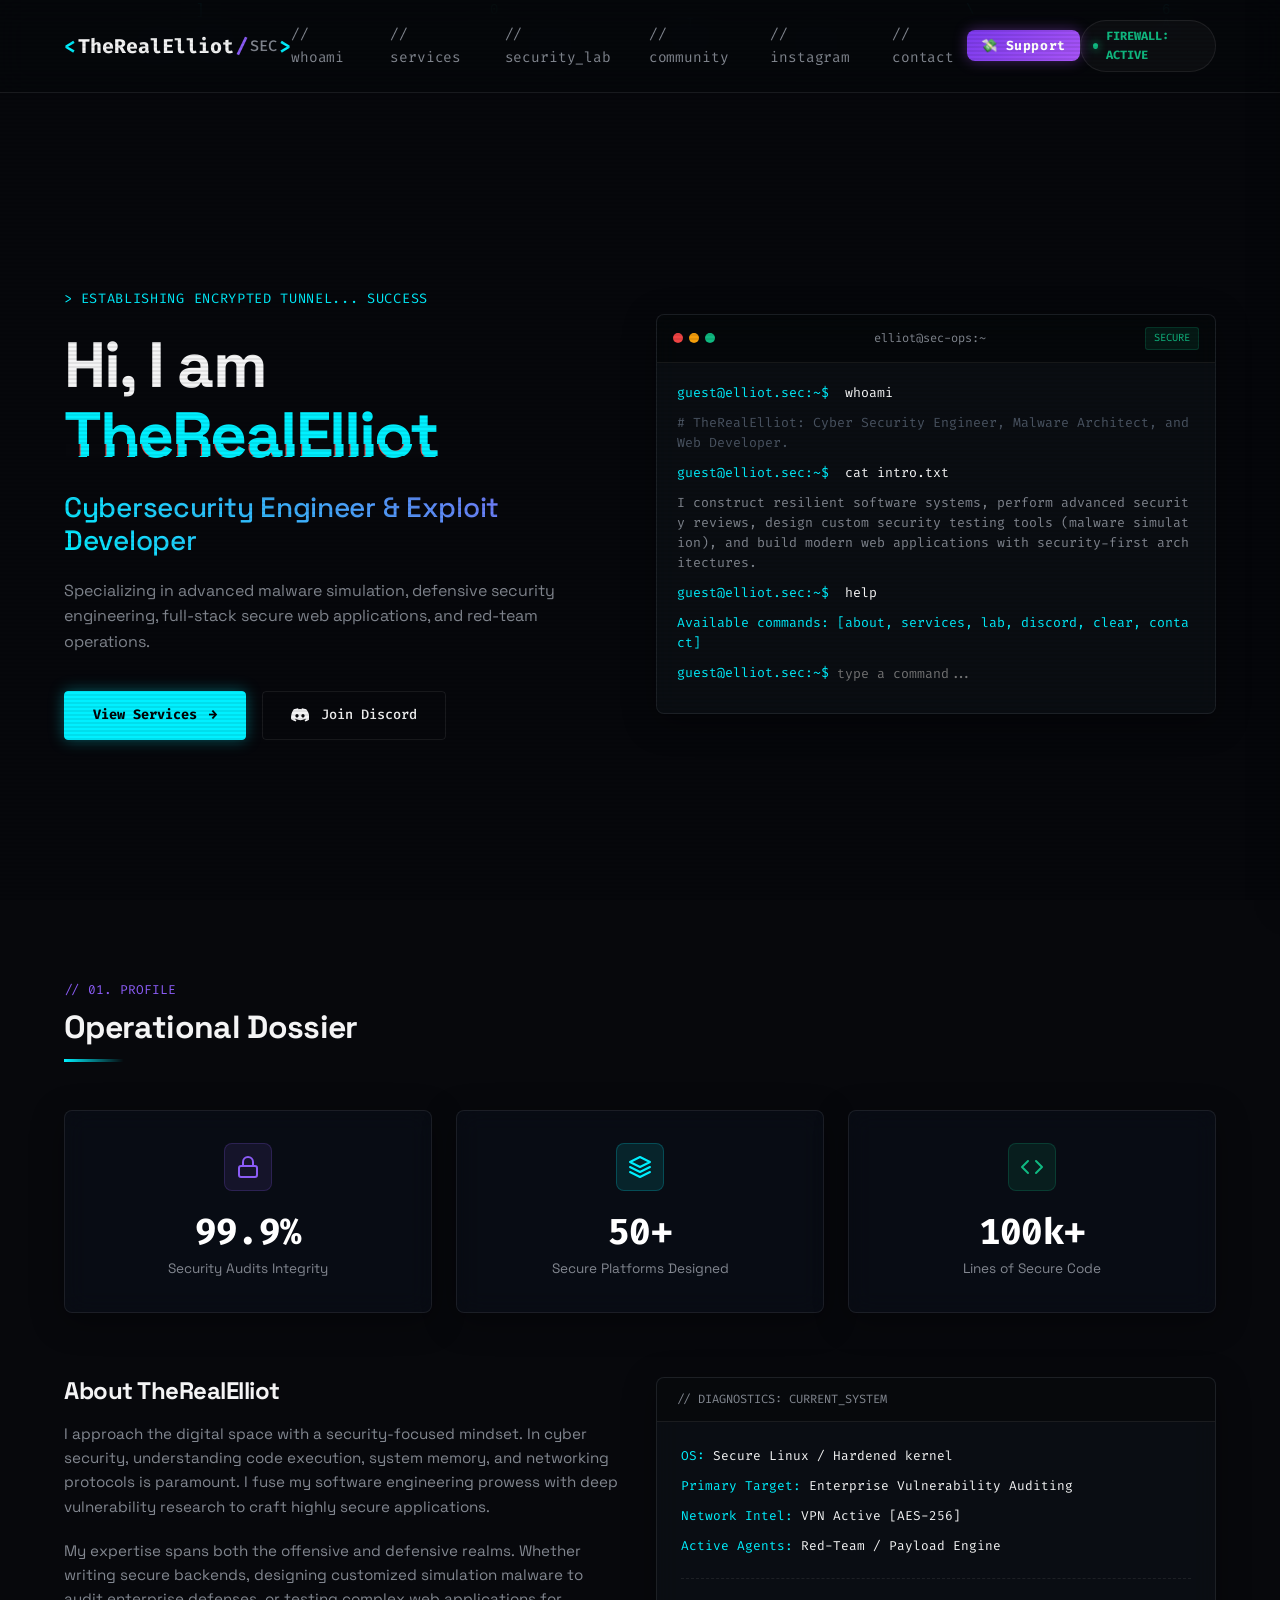
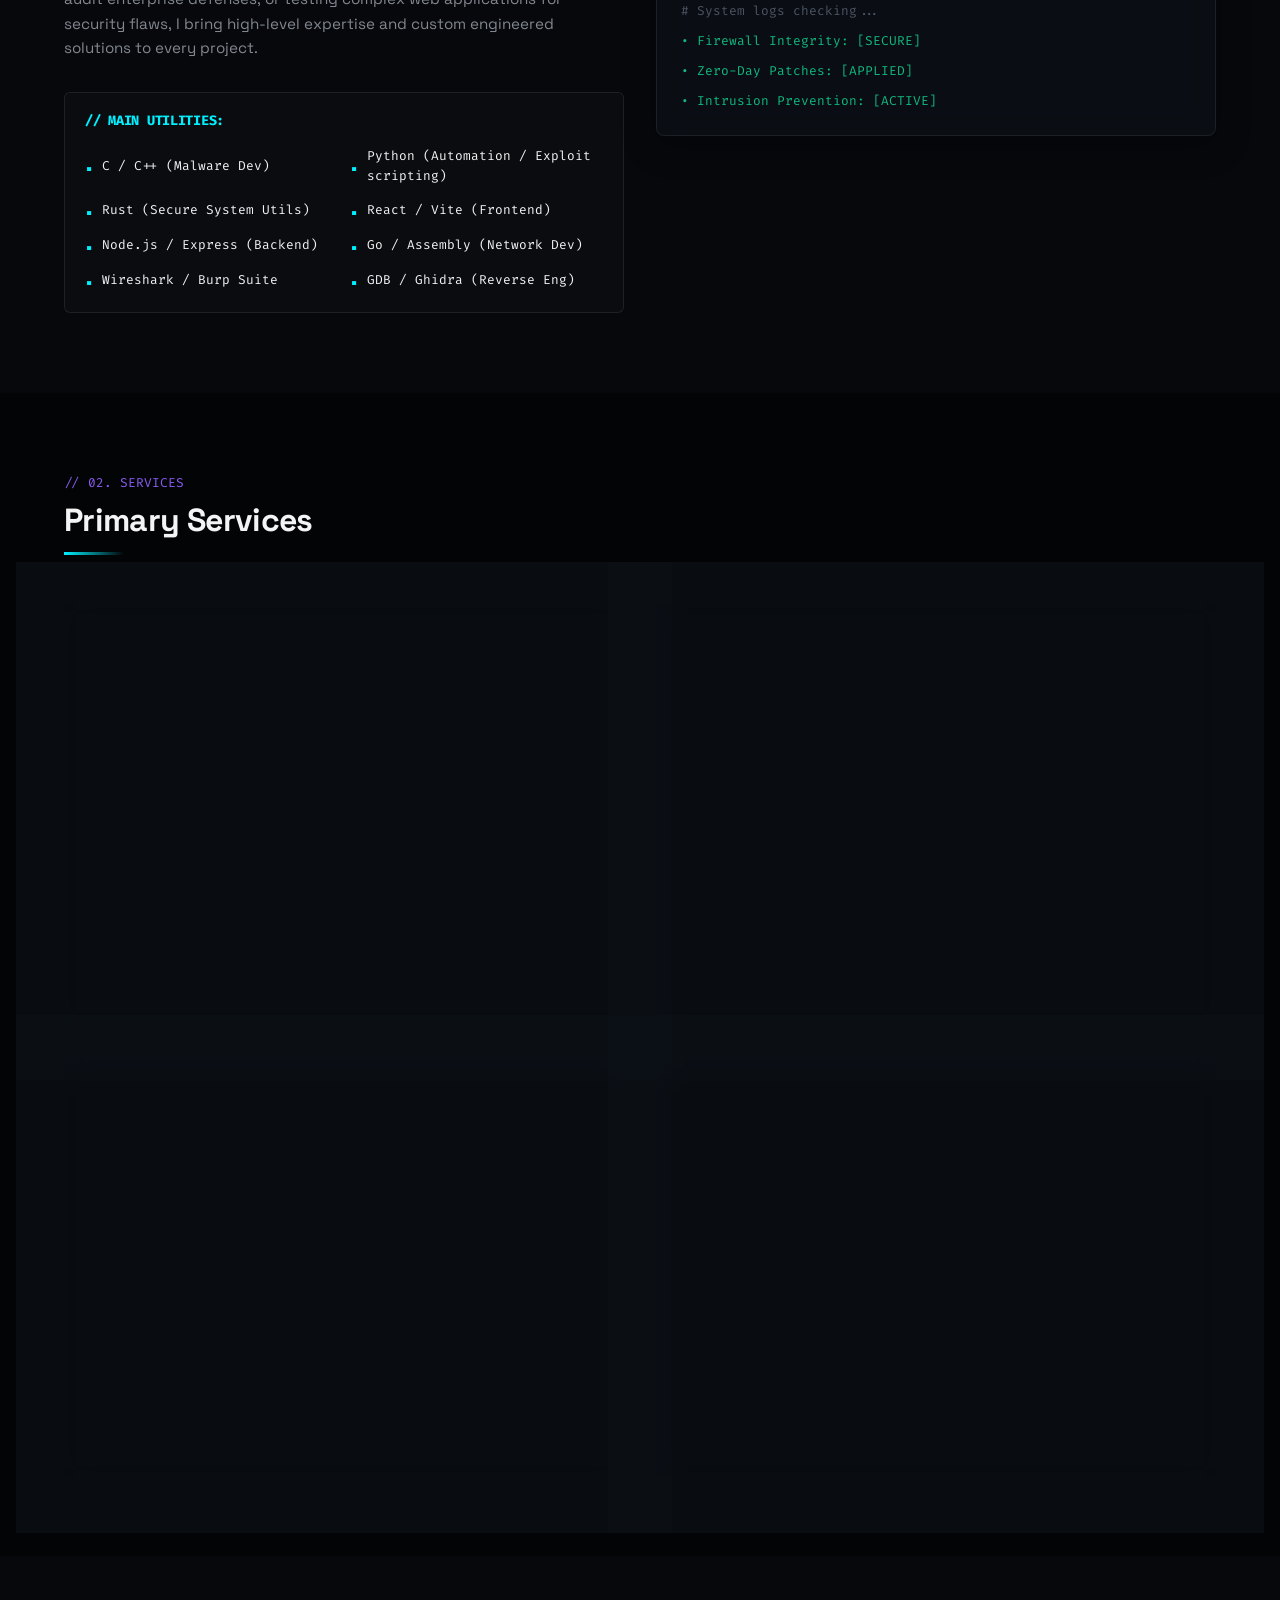
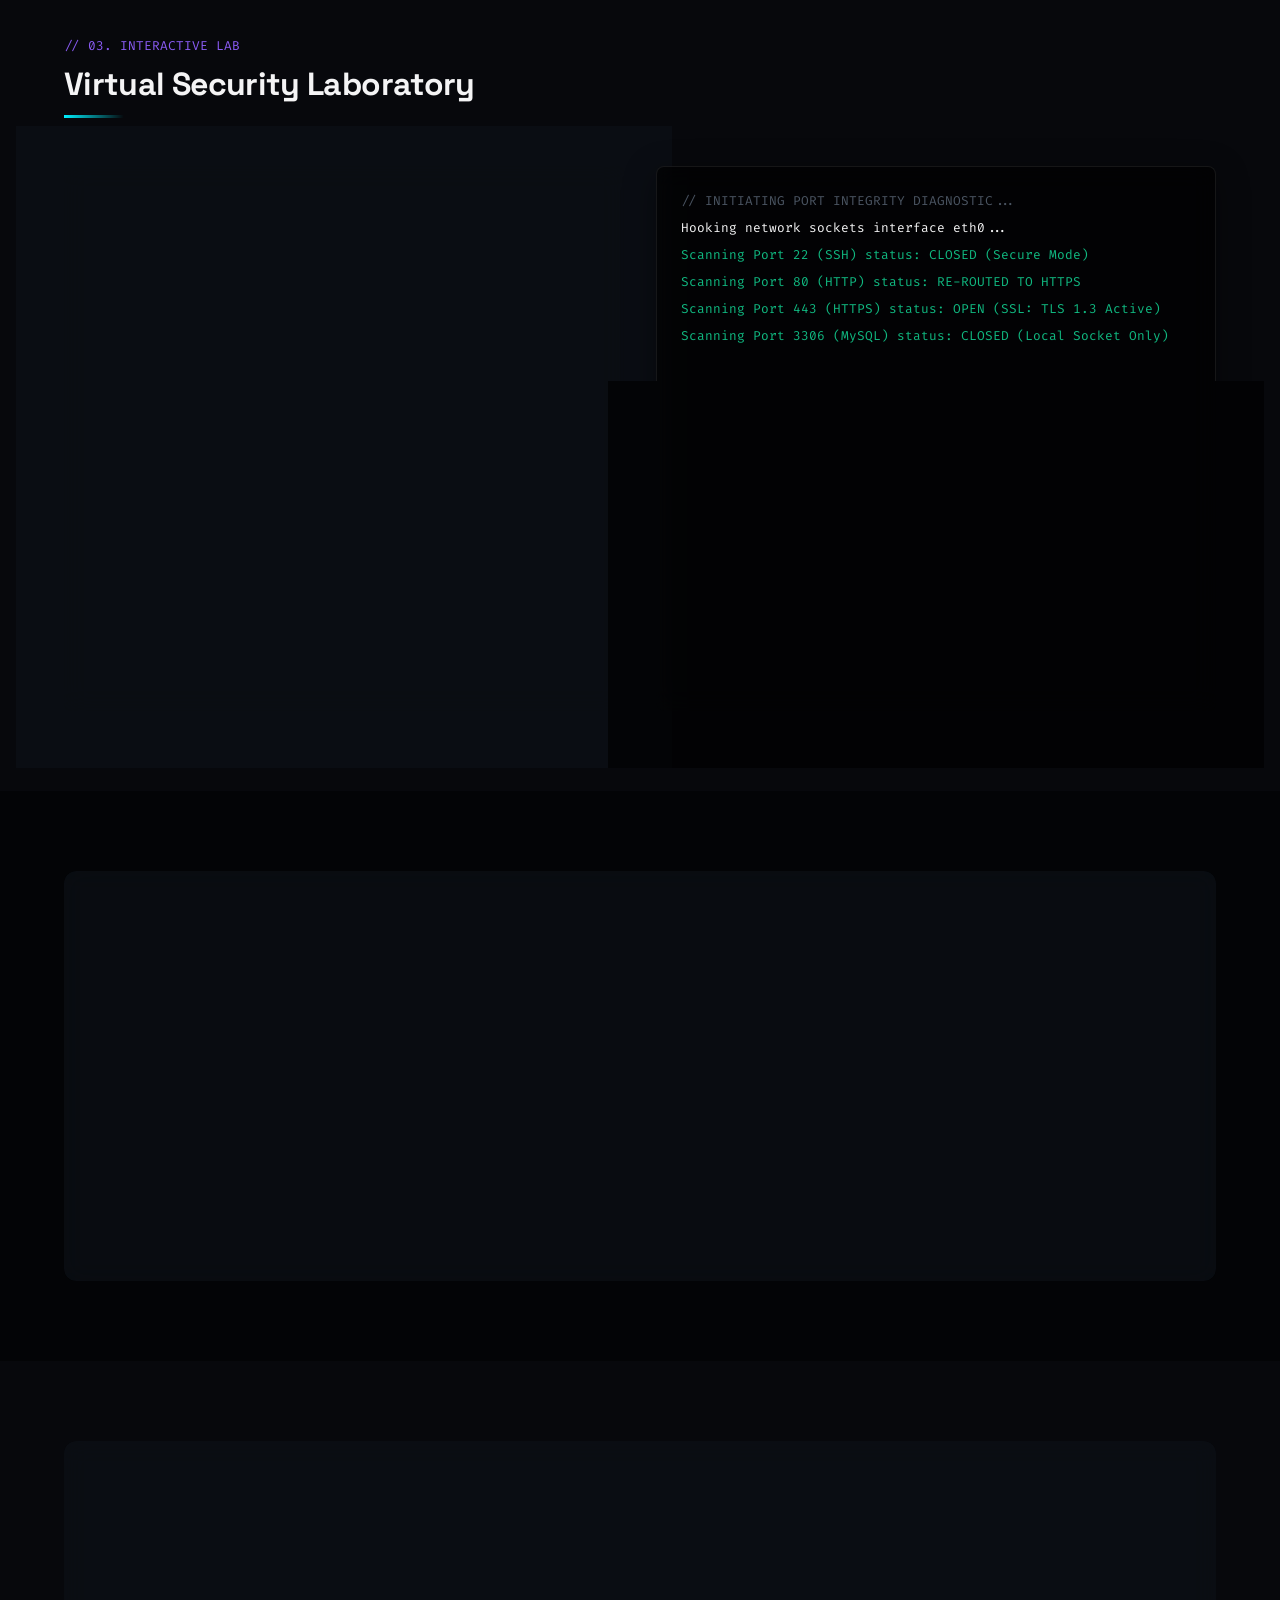
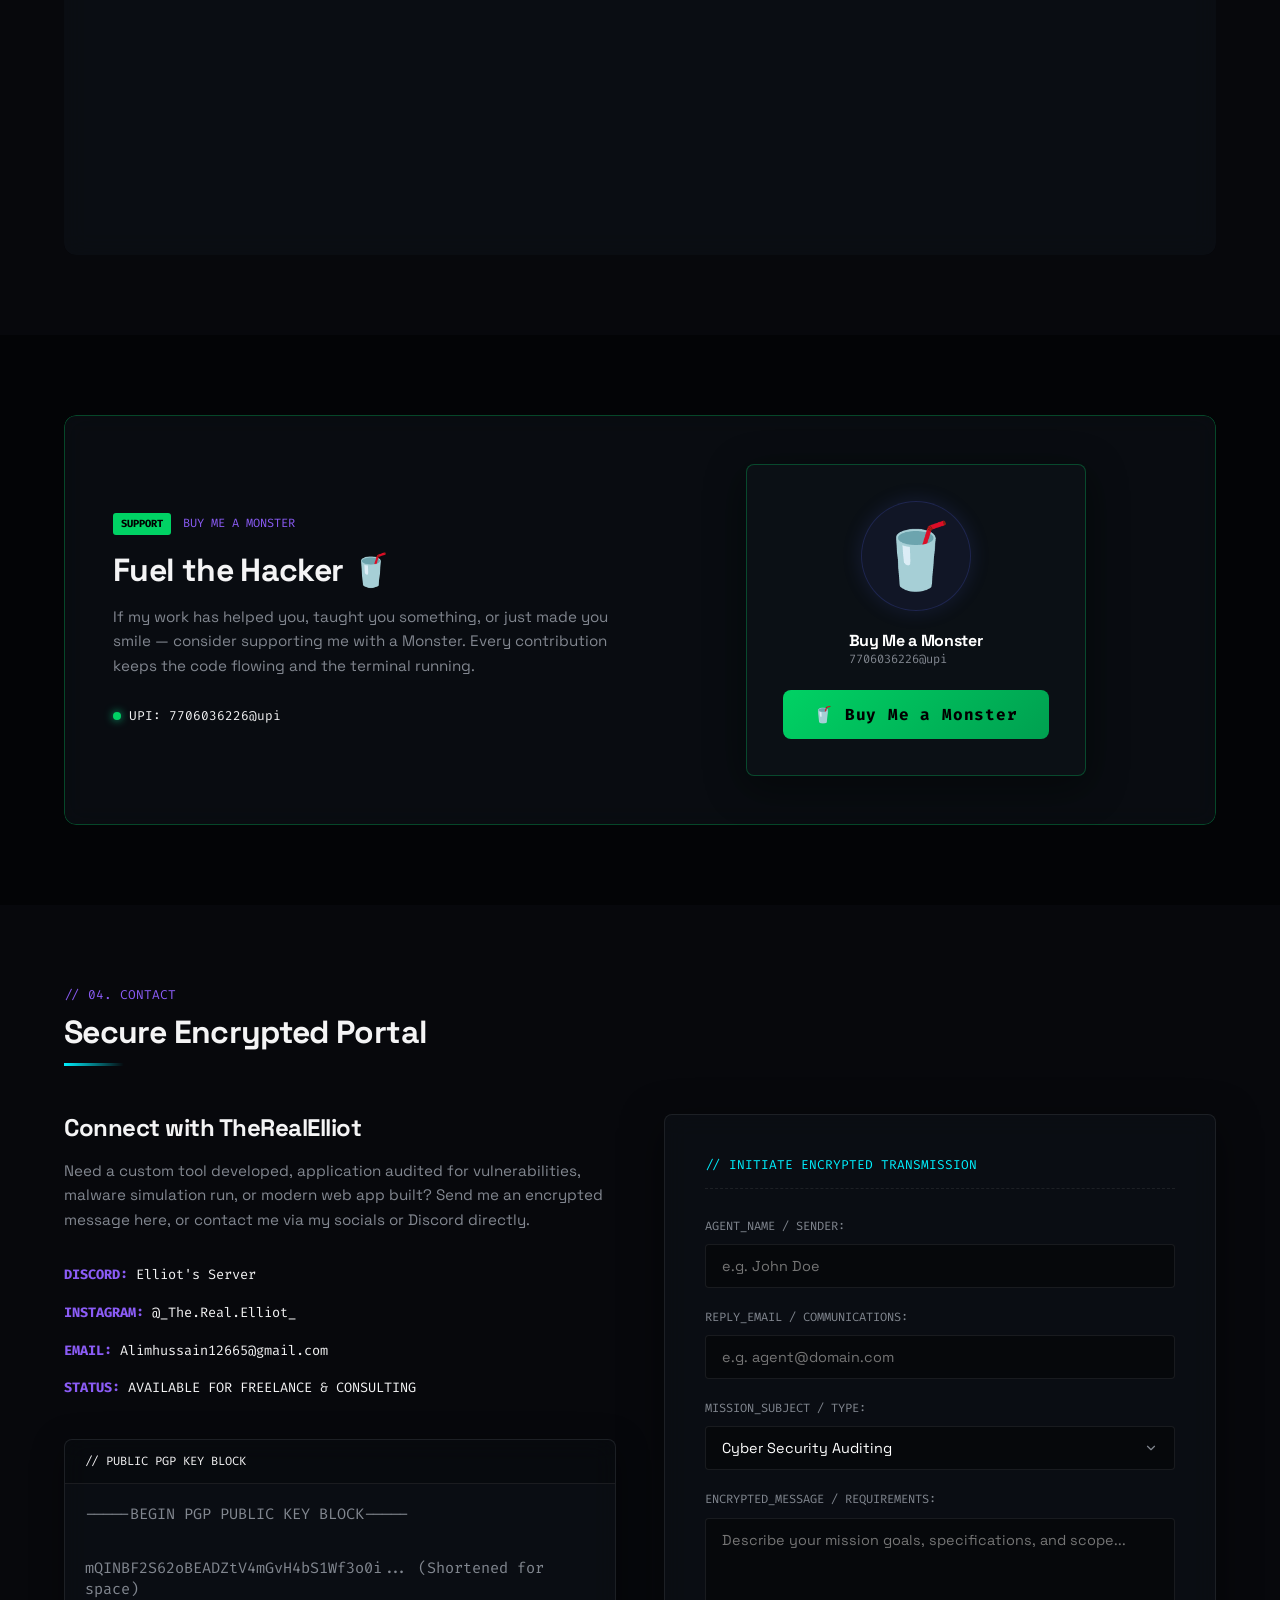
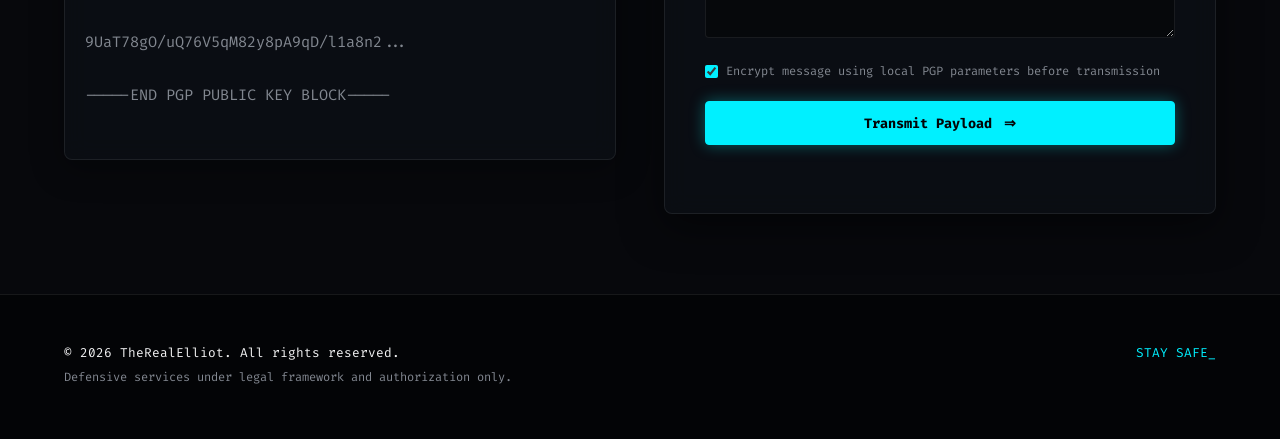
<file: index.html>
<!DOCTYPE html>
<html lang="en">
<head>
    <meta charset="UTF-8">
    <meta name="viewport" content="width=device-width, initial-scale=1.0">
    <title>TheRealElliot | Cybersecurity Engineer & Developer Portfolio</title>
    <meta name="description" content="TheRealElliot's professional portfolio. Specializing in advanced malware design, full-stack web development, software engineering, and defensive/offensive cybersecurity services.">
    <meta name="keywords" content="TheRealElliot, Cybersecurity, Malware Design, Web Development, Coding, Pen testing, Exploit developer, Portfolio">
    <meta name="author" content="TheRealElliot">
    
    <!-- Open Graph / Social Media -->
    <meta property="og:title" content="TheRealElliot | Cybersecurity & Development Specialist">
    <meta property="og:description" content="Explore TheRealElliot's services in Malware Design, Cyber Security, Secure Web Development, and Custom Coding.">
    <meta property="og:type" content="website">
    <meta property="og:url" content="https://discord.gg/mzcxENzBj">
    
    <!-- Google Fonts -->
    <link rel="preconnect" href="https://fonts.googleapis.com">
    <link rel="preconnect" href="https://fonts.gstatic.com" crossorigin>
    <link href="https://fonts.googleapis.com/css2?family=Fira+Code:wght@400;500;700&family=Space+Grotesk:wght@300;400;500;600;700&display=swap" rel="stylesheet">
    
    <!-- CSS File -->
    <link rel="stylesheet" href="styles.css">
</head>
<body class="bg-dark text-light">
    <!-- Cyber Background Canvas -->
    <canvas id="matrix-canvas"></canvas>

    <!-- Scanning Overlay for Retro Tech Vibe -->
    <div class="scanlines"></div>

    <!-- Header Navigation -->
    <header class="main-header navbar-glass">
        <div class="container header-container">
            <a href="#" class="logo" id="logo-link">
                <span class="logo-bracket">&lt;</span>
                <span class="logo-name">TheRealElliot</span>
                <span class="logo-slash">/</span>
                <span class="logo-sec">SEC</span>
                <span class="logo-bracket">&gt;</span>
            </a>
            
            <nav class="nav-menu" id="nav-menu">
                <a href="#about" class="nav-link" id="nav-about">// whoami</a>
                <a href="#services" class="nav-link" id="nav-services">// services</a>
                <a href="#lab" class="nav-link" id="nav-lab">// security_lab</a>
                <a href="#discord" class="nav-link" id="nav-discord">// community</a>
                <a href="#instagram" class="nav-link" id="nav-instagram">// instagram</a>
                <a href="#contact" class="nav-link" id="nav-contact">// contact</a>
            </nav>
            
            <button class="btn-donate-nav" id="btn-donate-nav" onclick="openDonatePopup()">
                💸 Support
            </button>

            <div class="header-status">
                <span class="status-indicator online animate-pulse"></span>
                <span class="status-text text-mono">FIREWALL: ACTIVE</span>
            </div>

            <button class="mobile-toggle" id="mobile-toggle" aria-label="Toggle Navigation">
                <span class="bar"></span>
                <span class="bar"></span>
                <span class="bar"></span>
            </button>
        </div>
    </header>

    <!-- Mobile Drawer Navigation -->
    <div class="mobile-drawer" id="mobile-drawer">
        <div class="drawer-header">
            <span class="text-mono font-bold text-accent">// NAV_MENU</span>
            <button class="drawer-close" id="drawer-close">&times;</button>
        </div>
        <nav class="drawer-nav">
            <a href="#about" class="drawer-link" id="drawer-link-about">whoami</a>
            <a href="#services" class="drawer-link" id="drawer-link-services">services</a>
            <a href="#lab" class="drawer-link" id="drawer-link-lab">security_lab</a>
            <a href="#discord" class="drawer-link" id="drawer-link-discord">community</a>
            <a href="#instagram" class="drawer-link" id="drawer-link-instagram">instagram</a>
            <a href="#contact" class="drawer-link" id="drawer-link-contact">contact</a>
        </nav>
    </div>

    <main>
        <!-- Hero Section -->
        <section class="hero-section" id="hero">
            <div class="container hero-container grid-2">
                <div class="hero-info">
                    <div class="tagline text-mono">
                        <span class="tag-icon">&gt;</span> ESTABLISHING ENCRYPTED TUNNEL... SUCCESS
                    </div>
                    <h1 class="hero-title">
                        Hi, I am <span class="text-accent text-glitch" data-text="TheRealElliot">TheRealElliot</span>
                    </h1>
                    <h2 class="hero-subtitle text-gradient">
                        Cybersecurity Engineer &amp; Exploit Developer
                    </h2>
                    <p class="hero-description text-muted">
                        Specializing in advanced malware simulation, defensive security engineering, full-stack secure web applications, and red-team operations.
                    </p>
                    
                    <div class="hero-actions">
                        <a href="#services" class="btn btn-primary" id="btn-view-services">
                            <span class="btn-text">View Services</span>
                            <span class="btn-arrow">&rarr;</span>
                        </a>
                        <a href="https://discord.gg/mzcxENzBj" target="_blank" rel="noopener noreferrer" class="btn btn-outline" id="btn-join-discord-hero">
                            <span class="discord-icon-svg">
                                <svg width="18" height="18" viewBox="0 0 127.14 96.36" fill="currentColor">
                                    <path d="M107.7,8.07A105.15,105.15,0,0,0,77.26,0a77.19,77.19,0,0,0-3.3,6.83A96.67,96.67,0,0,0,53.22,6.83,77.19,77.19,0,0,0,49.88,0,105.15,105.15,0,0,0,19.44,8.07C3.66,31.58-1.95,54.65,1,77.53a107.4,107.4,0,0,0,32,16.17,79,79,0,0,0,6.85-11.11,68.4,68.4,0,0,1-10.75-5.13c.91-.66,1.8-1.34,2.65-2a76.77,76.77,0,0,0,70.92,0c.85.71,1.74,1.39,2.65,2a68.68,68.68,0,0,1-10.75,5.13,78.85,78.85,0,0,0,6.85,11.11,107.14,107.14,0,0,0,32-16.17C129.24,48.72,123.38,25.87,107.7,8.07ZM42.45,65.69C36.18,65.69,31,60,31,53S36.18,40.36,42.45,40.36,53.83,46,53.83,53,48.72,65.69,42.45,65.69Zm42.24,0C78.41,65.69,73.24,60,73.24,53S78.41,40.36,84.69,40.36,96.07,46,96.07,53,91,65.69,84.69,65.69Z"/>
                                </svg>
                            </span>
                            <span class="btn-text">Join Discord</span>
                        </a>
                    </div>
                </div>

                <div class="hero-terminal-wrapper">
                    <!-- Interactive Terminal Window -->
                    <div class="terminal-window card-glass" id="interactive-terminal">
                        <div class="terminal-header">
                            <div class="terminal-buttons">
                                <span class="dot-btn red"></span>
                                <span class="dot-btn yellow"></span>
                                <span class="dot-btn green"></span>
                            </div>
                            <span class="terminal-title text-mono">elliot@sec-ops:~</span>
                            <span class="terminal-badge">SECURE</span>
                        </div>
                        <div class="terminal-body text-mono" id="terminal-content">
                            <div class="terminal-row"><span class="terminal-prompt">guest@elliot.sec:~$</span> <span class="text-white">whoami</span></div>
                            <div class="terminal-row text-comment"># TheRealElliot: Cyber Security Engineer, Malware Architect, and Web Developer.</div>
                            <div class="terminal-row"><span class="terminal-prompt">guest@elliot.sec:~$</span> <span class="text-white">cat intro.txt</span></div>
                            <div class="terminal-row text-muted">I construct resilient software systems, perform advanced security reviews, design custom security testing tools (malware simulation), and build modern web applications with security-first architectures.</div>
                            <div class="terminal-row"><span class="terminal-prompt">guest@elliot.sec:~$</span> <span class="text-white">help</span></div>
                            <div class="terminal-row text-accent">Available commands: [about, services, lab, discord, clear, contact]</div>
                            <div class="terminal-row active-input-row">
                                <span class="terminal-prompt">guest@elliot.sec:~$</span>
                                <input type="text" class="terminal-input" id="terminal-cmd-input" autofocus autocomplete="off" spellcheck="false" placeholder="type a command...">
                            </div>
                        </div>
                    </div>
                </div>
            </div>
        </section>

        <!-- About Me Section -->
        <section class="section about-section" id="about">
            <div class="container">
                <div class="section-header">
                    <span class="section-tag text-mono">// 01. PROFILE</span>
                    <h2 class="section-title">Operational Dossier</h2>
                    <div class="header-line"></div>
                </div>
                
                <div class="grid-3 stats-grid">
                    <div class="stat-card card-glass">
                        <div class="stat-icon-wrapper purple">
                            <svg width="24" height="24" viewBox="0 0 24 24" fill="none" stroke="currentColor" stroke-width="2" stroke-linecap="round" stroke-linejoin="round"><rect x="3" y="11" width="18" height="11" rx="2" ry="2"></rect><path d="M7 11V7a5 5 0 0 1 10 0v4"></path></svg>
                        </div>
                        <h3 class="stat-value text-mono">99.9%</h3>
                        <p class="stat-label">Security Audits Integrity</p>
                    </div>
                    <div class="stat-card card-glass">
                        <div class="stat-icon-wrapper cyan">
                            <svg width="24" height="24" viewBox="0 0 24 24" fill="none" stroke="currentColor" stroke-width="2" stroke-linecap="round" stroke-linejoin="round"><path d="M12 2L2 7l10 5 10-5-10-5z"></path><path d="M2 17l10 5 10-5"></path><path d="M2 12l10 5 10-5"></path></svg>
                        </div>
                        <h3 class="stat-value text-mono">50+</h3>
                        <p class="stat-label">Secure Platforms Designed</p>
                    </div>
                    <div class="stat-card card-glass">
                        <div class="stat-icon-wrapper green">
                            <svg width="24" height="24" viewBox="0 0 24 24" fill="none" stroke="currentColor" stroke-width="2" stroke-linecap="round" stroke-linejoin="round"><polyline points="16 18 22 12 16 6"></polyline><polyline points="8 6 2 12 8 18"></polyline></svg>
                        </div>
                        <h3 class="stat-value text-mono">100k+</h3>
                        <p class="stat-label">Lines of Secure Code</p>
                    </div>
                </div>

                <div class="about-grid grid-2">
                    <div class="about-text-content">
                        <h3>About TheRealElliot</h3>
                        <p>
                            I approach the digital space with a security-focused mindset. In cyber security, understanding code execution, system memory, and networking protocols is paramount. I fuse my software engineering prowess with deep vulnerability research to craft highly secure applications.
                        </p>
                        <p>
                            My expertise spans both the offensive and defensive realms. Whether writing secure backends, designing customized simulation malware to audit enterprise defenses, or testing complex web applications for security flaws, I bring high-level expertise and custom engineered solutions to every project.
                        </p>
                        <div class="tech-stack-container">
                            <h4 class="text-mono text-accent">// MAIN UTILITIES:</h4>
                            <ul class="tech-list text-mono">
                                <li>C / C++ (Malware Dev)</li>
                                <li>Python (Automation / Exploit scripting)</li>
                                <li>Rust (Secure System Utils)</li>
                                <li>React / Vite (Frontend)</li>
                                <li>Node.js / Express (Backend)</li>
                                <li>Go / Assembly (Network Dev)</li>
                                <li>Wireshark / Burp Suite</li>
                                <li>GDB / Ghidra (Reverse Eng)</li>
                            </ul>
                        </div>
                    </div>
                    <div class="about-visual">
                        <div class="terminal-card card-glass text-mono">
                            <div class="card-header text-muted">// DIAGNOSTICS: CURRENT_SYSTEM</div>
                            <div class="card-body">
                                <p><span class="text-accent">OS:</span> Secure Linux / Hardened kernel</p>
                                <p><span class="text-accent">Primary Target:</span> Enterprise Vulnerability Auditing</p>
                                <p><span class="text-accent">Network Intel:</span> VPN Active [AES-256]</p>
                                <p><span class="text-accent">Active Agents:</span> Red-Team / Payload Engine</p>
                                <hr class="card-divider">
                                <p class="text-comment"># System logs checking...</p>
                                <p class="text-success">&bull; Firewall Integrity: [SECURE]</p>
                                <p class="text-success">&bull; Zero-Day Patches: [APPLIED]</p>
                                <p class="text-success">&bull; Intrusion Prevention: [ACTIVE]</p>
                            </div>
                        </div>
                    </div>
                </div>
            </div>
        </section>

        <!-- Services Section -->
        <section class="section services-section bg-darker" id="services">
            <div class="container">
                <div class="section-header">
                    <span class="section-tag text-mono">// 02. SERVICES</span>
                    <h2 class="section-title">Primary Services</h2>
                    <div class="header-line"></div>
                </div>

                <div class="grid-2 services-grid">
                    <!-- Service Card 1: Coding -->
                    <div class="service-card card-glass glow-purple" id="service-coding">
                        <div class="service-icon">
                            <svg width="32" height="32" viewBox="0 0 24 24" fill="none" stroke="currentColor" stroke-width="2" stroke-linecap="round" stroke-linejoin="round" class="text-purple"><polyline points="16 18 22 12 16 6"></polyline><polyline points="8 6 2 12 8 18"></polyline></svg>
                        </div>
                        <h3 class="service-name">Secure Coding &amp; Software Engineering</h3>
                        <p class="service-description">
                            Writing reliable, high-performance code in C/C++, Rust, Go, and Python. Designing custom tools, encryption engines, low-level network sockets, and performance-critical systems scripts.
                        </p>
                        <ul class="service-details text-mono">
                            <li><span class="bullet">&gt;</span> Custom System Tools Development</li>
                            <li><span class="bullet">&gt;</span> Memory-Safe Programming (Rust/C++)</li>
                            <li><span class="bullet">&gt;</span> Socket programming &amp; Network Automation</li>
                            <li><span class="bullet">&gt;</span> API Development &amp; Microservices</li>
                        </ul>
                    </div>

                    <!-- Service Card 2: Malware Design -->
                    <div class="service-card card-glass glow-red" id="service-malware">
                        <div class="service-icon">
                            <svg width="32" height="32" viewBox="0 0 24 24" fill="none" stroke="currentColor" stroke-width="2" stroke-linecap="round" stroke-linejoin="round" class="text-red"><path d="M12 2L2 7l10 5 10-5-10-5z"></path><path d="M2 17l10 5 10-5"></path><path d="M2 12l10 5 10-5"></path></svg>
                        </div>
                        <h3 class="service-name">Defensive Malware Design &amp; Simulation</h3>
                        <p class="service-description">
                            Simulating advanced threat behaviors to evaluate and harden antivirus/EDR defenses. Custom payload development, process injection mechanisms, obfuscation tactics, and security evasion testing. (Strictly for educational and defensive auditing).
                        </p>
                        <ul class="service-details text-mono">
                            <li><span class="bullet">&gt;</span> Custom Payload Development &amp; Evasion</li>
                            <li><span class="bullet">&gt;</span> API Hashing &amp; Dynamic Import Resolution</li>
                            <li><span class="bullet">&gt;</span> Process Injection &amp; Memory Obfuscation</li>
                            <li><span class="bullet">&gt;</span> Exploit Mocking &amp; Defense Auditing</li>
                        </ul>
                    </div>

                    <!-- Service Card 3: Web Development -->
                    <div class="service-card card-glass glow-cyan" id="service-webdev">
                        <div class="service-icon">
                            <svg width="32" height="32" viewBox="0 0 24 24" fill="none" stroke="currentColor" stroke-width="2" stroke-linecap="round" stroke-linejoin="round" class="text-cyan"><rect x="2" y="3" width="20" height="14" rx="2" ry="2"></rect><line x1="8" y1="21" x2="16" y2="21"></line><line x1="12" y1="17" x2="12" y2="21"></line></svg>
                        </div>
                        <h3 class="service-name">Full-Stack Secure Web Development</h3>
                        <p class="service-description">
                            Building visually spectacular, responsive, and performance-optimized websites using modern stacks. Integrating secure authentication, robust database engines, and beautiful animations with strict security standards.
                        </p>
                        <ul class="service-details text-mono">
                            <li><span class="bullet">&gt;</span> Custom Interactive Web Portals</li>
                            <li><span class="bullet">&gt;</span> Robust Backend with Node.js/Go</li>
                            <li><span class="bullet">&gt;</span> Database Protection &amp; SQLi Mitigation</li>
                            <li><span class="bullet">&gt;</span> OWASP Top 10 Secure Architectures</li>
                        </ul>
                    </div>

                    <!-- Service Card 4: Cyber Security -->
                    <div class="service-card card-glass glow-green" id="service-cybersec">
                        <div class="service-icon">
                            <svg width="32" height="32" viewBox="0 0 24 24" fill="none" stroke="currentColor" stroke-width="2" stroke-linecap="round" stroke-linejoin="round" class="text-green"><path d="M12 22s8-4 8-10V5l-8-3-8 3v7c0 6 8 10 8 10z"></path></svg>
                        </div>
                        <h3 class="service-name">Penetration Testing &amp; Cybersecurity</h3>
                        <p class="service-description">
                            Identifying potential vulnerabilities in your servers, web applications, and local systems before real attackers do. I analyze architecture, trace software execution, and patch systems to maximize security.
                        </p>
                        <ul class="service-details text-mono">
                            <li><span class="bullet">&gt;</span> Web Application Penetration Testing</li>
                            <li><span class="bullet">&gt;</span> System Vulnerability Auditing &amp; Patching</li>
                            <li><span class="bullet">&gt;</span> Threat Intelligence &amp; Network Capture</li>
                            <li><span class="bullet">&gt;</span> Custom Exploit Proof-of-Concepts (PoC)</li>
                        </ul>
                    </div>
                </div>
            </div>
        </section>

        <!-- Security Lab Section (WOW Factor Interactive Element) -->
        <section class="section lab-section" id="lab">
            <div class="container">
                <div class="section-header">
                    <span class="section-tag text-mono">// 03. INTERACTIVE LAB</span>
                    <h2 class="section-title">Virtual Security Laboratory</h2>
                    <div class="header-line"></div>
                </div>
                
                <div class="lab-grid grid-2">
                    <div class="lab-controls card-glass">
                        <h3>Diagnostic Control Panel</h3>
                        <p class="text-muted">Trigger defensive tools in this simulated sandbox. Select a diagnostic module below to analyze threat mitigation and check security system logs.</p>
                        
                        <div class="lab-buttons">
                            <button class="lab-btn active" id="lab-btn-firewall" onclick="runLabDiagnostic('firewall')">
                                <span class="indicator green"></span>
                                <span class="btn-label">Verify Firewall Integrity</span>
                            </button>
                            <button class="lab-btn" id="lab-btn-malware" onclick="runLabDiagnostic('malware')">
                                <span class="indicator red"></span>
                                <span class="btn-label">Analyze Ransomware Sandbox</span>
                            </button>
                            <button class="lab-btn" id="lab-btn-network" onclick="runLabDiagnostic('network')">
                                <span class="indicator cyan"></span>
                                <span class="btn-label">Decrypt Network Packets</span>
                            </button>
                        </div>

                        <div class="lab-status text-mono">
                            <div class="status-row"><span>MODULE STATUS:</span> <span class="text-success" id="lab-status-module">ONLINE</span></div>
                            <div class="status-row"><span>SANDBOX CONTAINER:</span> <span class="text-accent" id="lab-status-container">SECURE_DOCKER_09</span></div>
                            <div class="status-row"><span>SYSTEM MEMORY:</span> <span class="text-white" id="lab-status-mem">0.45% UTILIZED</span></div>
                        </div>
                    </div>

                    <div class="lab-console-wrapper">
                        <div class="lab-console card-glass text-mono" id="lab-console-body">
                            <div class="console-line text-comment">// INITIALIZING INTERACTIVE DIAGNOSTIC SCREEN...</div>
                            <div class="console-line text-success">SUCCESS: Connected to Security Sandbox API.</div>
                            <div class="console-line">Ready for diagnostics. Select a module from the control panel to start simulation.</div>
                            <div class="console-line text-accent">&gt; _</div>
                        </div>
                    </div>
                </div>
            </div>
        </section>

        <!-- Discord Invitation Section -->
        <section class="section discord-section bg-darker" id="discord">
            <div class="container">
                <div class="discord-card-wrapper">
                    <!-- Glowing border effect -->
                    <div class="discord-card card-glass glow-blue">
                        <div class="discord-content grid-2">
                            <div class="discord-left">
                                <div class="discord-tag text-mono"><span class="badge-new">JOIN THE TEAM</span> SECURITY DEPT</div>
                                <h2>Enter the Command Center</h2>
                                <p>
                                    Join my official Discord community. Collaborate on coding projects, share resources on malware development &amp; defensive strategies, discuss cybersecurity, or hire my services directly.
                                </p>
                                <div class="discord-stats text-mono">
                                    <div class="discord-stat">
                                        <span class="online-indicator"></span>
                                        <span class="discord-stat-count" id="discord-online-count">142</span> Online
                                    </div>
                                    <div class="discord-stat">
                                        <span class="member-indicator"></span>
                                        <span class="discord-stat-count">850+</span> Members
                                    </div>
                                </div>
                            </div>
                            <div class="discord-right flex-center">
                                <div class="discord-box">
                                    <div class="discord-logo-large">
                                        <svg width="80" height="80" viewBox="0 0 127.14 96.36" fill="currentColor">
                                            <path d="M107.7,8.07A105.15,105.15,0,0,0,77.26,0a77.19,77.19,0,0,0-3.3,6.83A96.67,96.67,0,0,0,53.22,6.83,77.19,77.19,0,0,0,49.88,0,105.15,105.15,0,0,0,19.44,8.07C3.66,31.58-1.95,54.65,1,77.53a107.4,107.4,0,0,0,32,16.17,79,79,0,0,0,6.85-11.11,68.4,68.4,0,0,1-10.75-5.13c.91-.66,1.8-1.34,2.65-2a76.77,76.77,0,0,0,70.92,0c.85.71,1.74,1.39,2.65,2a68.68,68.68,0,0,1-10.75,5.13,78.85,78.85,0,0,0,6.85,11.11,107.14,107.14,0,0,0,32-16.17C129.24,48.72,123.38,25.87,107.7,8.07ZM42.45,65.69C36.18,65.69,31,60,31,53S36.18,40.36,42.45,40.36,53.83,46,53.83,53,48.72,65.69,42.45,65.69Zm42.24,0C78.41,65.69,73.24,60,73.24,53S78.41,40.36,84.69,40.36,96.07,46,96.07,53,91,65.69,84.69,65.69Z"/>
                                        </svg>
                                    </div>
                                    <div class="discord-server-info text-center">
                                        <h4 class="text-white font-bold">Elliot's Command Center</h4>
                                        <p class="text-muted text-mono text-xs">discord.gg/mzcxENzBj</p>
                                    </div>
                                    <a href="https://discord.gg/mzcxENzBj" target="_blank" rel="noopener noreferrer" class="btn btn-discord btn-full" id="btn-discord-join-large">
                                        Join Server
                                    </a>
                                </div>
                            </div>
                        </div>
                    </div>
                </div>
            </div>
        </section>

        <!-- Instagram Section -->
        <section class="section instagram-section" id="instagram">
            <div class="container">
                <div class="discord-card-wrapper">
                    <div class="discord-card card-glass" style="border-color: rgba(225,48,108,0.3); box-shadow: 0 0 40px rgba(225,48,108,0.15);">
                        <div class="discord-content grid-2">
                            <div class="discord-left">
                                <div class="discord-tag text-mono"><span class="badge-new" style="background: linear-gradient(135deg,#f09433,#e6683c,#dc2743,#cc2366,#bc1888);">FOLLOW ME</span> INSTAGRAM</div>
                                <h2>Stay in the Loop</h2>
                                <p>
                                    Follow me on Instagram for updates, behind-the-scenes content, cybersecurity tips, and exclusive project drops. Stay connected outside the terminal.
                                </p>
                                <div class="discord-stats text-mono">
                                    <div class="discord-stat">
                                        <span class="online-indicator" style="background:#e1306c;"></span>
                                        <span class="discord-stat-count">@_The.Real.Elliot_</span>
                                    </div>
                                </div>
                            </div>
                            <div class="discord-right flex-center">
                                <div class="discord-box" style="border-color: rgba(225,48,108,0.3);">
                                    <div class="discord-logo-large" style="color: #e1306c;">
                                        <!-- Instagram SVG Icon -->
                                        <svg width="80" height="80" viewBox="0 0 24 24" fill="none" stroke="currentColor" stroke-width="1.5" stroke-linecap="round" stroke-linejoin="round">
                                            <rect x="2" y="2" width="20" height="20" rx="5" ry="5"></rect>
                                            <circle cx="12" cy="12" r="4.5"></circle>
                                            <circle cx="17.5" cy="6.5" r="0.9" fill="currentColor" stroke="none"></circle>
                                        </svg>
                                    </div>
                                    <div class="discord-server-info text-center">
                                        <h4 class="text-white font-bold">TheRealElliot</h4>
                                        <p class="text-muted text-mono text-xs">instagram.com/_The.Real.Elliot_</p>
                                    </div>
                                    <a href="https://www.instagram.com/_The.Real.Elliot_/" target="_blank" rel="noopener noreferrer" class="btn btn-full" id="btn-instagram-follow"
                                        style="background: linear-gradient(135deg,#f09433,#e6683c,#dc2743,#cc2366,#bc1888); color:#fff; border:none; font-weight:700; letter-spacing:0.05em; border-radius:8px; padding:14px 24px; text-align:center; display:block; text-decoration:none; font-size:1rem;">
                                        Follow on Instagram
                                    </a>
                                </div>
                            </div>
                        </div>
                    </div>
                </div>
            </div>
        </section>

        <!-- Support / Buy Me a Monster Section -->
        <section class="section support-section bg-darker" id="support">
            <div class="container">
                <div class="discord-card-wrapper">
                    <div class="discord-card card-glass" style="border-color: rgba(0,210,100,0.3); box-shadow: 0 0 40px rgba(0,210,100,0.15);">
                        <div class="discord-content grid-2">
                            <div class="discord-left">
                                <div class="discord-tag text-mono"><span class="badge-new" style="background: #00d264; color:#000;">SUPPORT</span> BUY ME A MONSTER</div>
                                <h2>Fuel the Hacker 🥤</h2>
                                <p>
                                    If my work has helped you, taught you something, or just made you smile — consider supporting me with a Monster. Every contribution keeps the code flowing and the terminal running.
                                </p>
                                <div class="discord-stats text-mono">
                                    <div class="discord-stat">
                                        <span class="online-indicator" style="background:#00d264;"></span>
                                        <span class="discord-stat-count">UPI: 7706036226@upi</span>
                                    </div>
                                </div>
                            </div>
                            <div class="discord-right flex-center">
                                <div class="discord-box" style="border-color: rgba(0,210,100,0.3);">
                                    <div class="discord-logo-large" style="color:#00d264; font-size:4rem; line-height:1;">🥤</div>
                                    <div class="discord-server-info text-center">
                                        <h4 class="text-white font-bold">Buy Me a Monster</h4>
                                        <p class="text-muted text-mono text-xs">7706036226@upi</p>
                                    </div>
                                    <button onclick="openDonatePopup()"
                                        class="btn btn-full" id="btn-support-monster"
                                        style="background: linear-gradient(135deg,#00d264,#00a050); color:#000; border:none; font-weight:800; letter-spacing:0.05em; border-radius:8px; padding:14px 24px; text-align:center; display:block; text-decoration:none; font-size:1rem; cursor:pointer; width:100%;">
                                        🥤 Buy Me a Monster
                                    </button>
                                </div>
                            </div>
                        </div>
                    </div>
                </div>
            </div>
        </section>

        <!-- Contact Section -->
        <section class="section contact-section" id="contact">
            <div class="container">
                <div class="section-header">
                    <span class="section-tag text-mono">// 04. CONTACT</span>
                    <h2 class="section-title">Secure Encrypted Portal</h2>
                    <div class="header-line"></div>
                </div>

                <div class="grid-2 contact-grid">
                    <div class="contact-info">
                        <h3>Connect with TheRealElliot</h3>
                        <p class="text-muted">
                            Need a custom tool developed, application audited for vulnerabilities, malware simulation run, or modern web app built? Send me an encrypted message here, or contact me via my socials or Discord directly.
                        </p>
                        
                        <div class="contact-channels text-mono">
                            <div class="channel-item">
                                <span class="channel-label">DISCORD:</span>
                                <a href="https://discord.gg/mzcxENzBj" target="_blank" rel="noopener noreferrer" class="channel-val text-accent hover-underline">Elliot's Server</a>
                            </div>
                            <div class="channel-item">
                                <span class="channel-label">INSTAGRAM:</span>
                                <a href="https://instagram.com/_The.Real.Elliot_" target="_blank" rel="noopener noreferrer" class="channel-val text-accent hover-underline">@_The.Real.Elliot_</a>
                            </div>
                            <div class="channel-item">
                                <span class="channel-label">EMAIL:</span>
                                <span class="channel-val text-white">Alimhussain12665@gmail.com</span>
                            </div>
                            <div class="channel-item">
                                <span class="channel-label">STATUS:</span>
                                <span class="channel-val text-success">AVAILABLE FOR FREELANCE &amp; CONSULTING</span>
                            </div>
                        </div>
                        
                        <div class="pgp-block card-glass text-mono">
                            <div class="pgp-header">// PUBLIC PGP KEY BLOCK</div>
                            <div class="pgp-body">
                                <p>-----BEGIN PGP PUBLIC KEY BLOCK-----</p>
                                <p class="text-xs text-muted">mQINBF2S62oBEADZtV4mGvH4bS1Wf3o0i... (Shortened for space)</p>
                                <p class="text-xs text-muted">9UaT78gO/uQ76V5qM82y8pA9qD/l1a8n2...</p>
                                <p>-----END PGP PUBLIC KEY BLOCK-----</p>
                            </div>
                        </div>
                    </div>

                    <div class="contact-form-wrapper">
                        <!-- Custom Secure Form -->
                        <form class="contact-form card-glass" id="portal-form" onsubmit="handlePortalSubmit(event); return false;">
                            <div class="form-header text-mono">// INITIATE ENCRYPTED TRANSMISSION</div>
                            
                            <div class="form-group">
                                <label for="form-name" class="form-label text-mono">AGENT_NAME / SENDER:</label>
                                <input type="text" id="form-name" class="form-input" placeholder="e.g. John Doe" required autocomplete="name">
                            </div>
                            
                            <div class="form-group">
                                <label for="form-email" class="form-label text-mono">REPLY_EMAIL / COMMUNICATIONS:</label>
                                <input type="email" id="form-email" class="form-input" placeholder="e.g. agent@domain.com" required autocomplete="email">
                            </div>

                            <div class="form-group">
                                <label for="form-subject" class="form-label text-mono">MISSION_SUBJECT / TYPE:</label>
                                <select id="form-subject" class="form-input">
                                    <option value="cybersec">Cyber Security Auditing</option>
                                    <option value="malware">Malware / EDR Simulation</option>
                                    <option value="webdev">Secure Web Development</option>
                                    <option value="coding">Custom Secure Coding</option>
                                    <option value="general">Other / General Operations</option>
                                </select>
                            </div>
                            
                            <div class="form-group">
                                <label for="form-message" class="form-label text-mono">ENCRYPTED_MESSAGE / REQUIREMENTS:</label>
                                <textarea id="form-message" class="form-input form-textarea" placeholder="Describe your mission goals, specifications, and scope..." required></textarea>
                            </div>

                            <div class="form-group-checkbox">
                                <input type="checkbox" id="form-encrypt" checked>
                                <label for="form-encrypt" class="text-mono text-xs text-muted">Encrypt message using local PGP parameters before transmission</label>
                            </div>
                            
                            <button type="submit" class="btn btn-primary btn-full" id="btn-submit-contact">
                                <span class="btn-text">Transmit Payload</span>
                                <span class="btn-arrow">&rArr;</span>
                            </button>
                            
                            <div class="form-status-msg text-mono text-center" id="form-status-msg"></div>
                        </form>
                    </div>
                </div>
            </div>
        </section>
    </main>

    <!-- Footer -->
    <footer class="main-footer text-mono">
        <div class="container footer-container">
            <div class="footer-left">
                <p>&copy; 2026 TheRealElliot. All rights reserved.</p>
                <p class="text-xs text-muted">Defensive services under legal framework and authorization only.</p>
            </div>
            <div class="footer-right">
                <span class="terminal-text text-accent">STAY SAFE_</span>
            </div>
        </div>
    </footer>

    <!-- JS File -->
    <script src="script.js"></script>

    <!-- ===== DONATE POPUP ===== -->
    <div id="donate-overlay" class="donate-overlay" onclick="closeDonatePopup(event)">
        <div class="donate-popup" id="donate-popup">

            <!-- Scanline effect inside popup -->
            <div class="donate-scanlines"></div>

            <!-- Close button -->
            <button class="donate-close" onclick="closeDonatePopup(true)">✕</button>

            <!-- Header -->
            <div class="donate-header">
                <div class="donate-skull">💀</div>
                <div class="donate-tag text-mono">> ALERT: HACKER_NEEDS_FUEL</div>
                <h2 class="donate-title">You found me.<br><span class="donate-title-accent">Now feed me.</span></h2>
            </div>

            <!-- Guilt trip body -->
            <div class="donate-body">
                <p class="donate-msg">
                    This entire site — the matrix rain, the hacking lab, every pixel —<br>
                    was built at <span class="donate-highlight">3AM on instant noodles</span> and caffeine.<br><br>
                    No VC funding. No sugar daddy. Just <span class="donate-highlight">raw skill & broke energy.</span><br><br>
                    A single cup of chai = <span class="donate-accent">₹10</span>. You've probably spent more on Wi‑Fi today.<br>
                    Be the person who keeps this hacker alive. 🙏
                </p>

                <div class="donate-terminal text-mono">
                    <span class="text-comment"># calculating your karma score...</span><br>
                    <span class="text-accent">> donate();</span> <span class="text-success">// returns: infinite_blessings + good_vibes</span><br>
                    <span class="text-comment"># don't donate();</span> <span style="color:#ff4444">// returns: bad_luck_stack_overflow</span>
                </div>

                <!-- UPI Payment Buttons -->
                <div class="donate-amounts">
                    <button class="donate-amt-btn" onclick="payUPI(10)">☕ ₹10</button>
                    <button class="donate-amt-btn" onclick="payUPI(50)">🍜 ₹50</button>
                    <button class="donate-amt-btn active" onclick="payUPI(100)">⚡ ₹100</button>
                    <button class="donate-amt-btn" onclick="payUPI(500)">🔥 ₹500</button>
                </div>

                <a id="donate-upi-btn" href="upi://pay?pa=7706036226@upi&pn=TheRealElliot&tn=Support+TheRealElliot&am=100&cu=INR" class="btn-donate-upi">
                    <svg width="20" height="20" viewBox="0 0 24 24" fill="none" stroke="currentColor" stroke-width="2"><path d="M12 2L2 7l10 5 10-5-10-5z"/><path d="M2 17l10 5 10-5"/><path d="M2 12l10 5 10-5"/></svg>
                    Pay via UPI App
                </a>

                <p class="donate-upi-id text-mono">UPI: <span class="donate-accent">7706036226@upi</span></p>
                <p class="donate-note text-mono">Opens GPay / PhonePe / Paytm automatically 📲</p>
            </div>

            <!-- Footer -->
            <div class="donate-footer text-mono">
                <span class="text-success">● SECURE</span> &nbsp;|&nbsp;
                <span class="text-muted">UPI Encrypted Transfer</span> &nbsp;|&nbsp;
                <span class="text-accent">AES-256 Protected</span>
            </div>
        </div>
    </div>

    <style>
        /* ── Navbar Donate Button ── */
        .btn-donate-nav {
            background: linear-gradient(135deg, #7c3aed, #a855f7);
            color: #fff;
            border: none;
            border-radius: 8px;
            padding: 7px 14px;
            font-size: 0.82rem;
            font-weight: 700;
            letter-spacing: 0.04em;
            cursor: pointer;
            font-family: 'Fira Code', monospace;
            transition: transform 0.15s, box-shadow 0.2s;
            box-shadow: 0 0 14px rgba(168, 85, 247, 0.4);
            white-space: nowrap;
        }
        .btn-donate-nav:hover {
            transform: translateY(-2px) scale(1.04);
            box-shadow: 0 0 24px rgba(168, 85, 247, 0.7);
        }

        /* ── Overlay ── */
        .donate-overlay {
            display: none;
            position: fixed;
            inset: 0;
            background: rgba(0,0,0,0.82);
            backdrop-filter: blur(6px);
            z-index: 9999;
            align-items: center;
            justify-content: center;
            padding: 20px;
        }
        .donate-overlay.active {
            display: flex;
        }

        /* ── Popup Box ── */
        .donate-popup {
            position: relative;
            background: #0d0d14;
            border: 1px solid rgba(168, 85, 247, 0.4);
            border-radius: 18px;
            max-width: 520px;
            width: 100%;
            padding: 40px 36px 30px;
            box-shadow: 0 0 60px rgba(168,85,247,0.25), 0 0 120px rgba(124,58,237,0.1);
            animation: popup-in 0.35s cubic-bezier(0.34,1.56,0.64,1);
            overflow: hidden;
        }
        @keyframes popup-in {
            from { opacity: 0; transform: scale(0.8) translateY(30px); }
            to   { opacity: 1; transform: scale(1) translateY(0); }
        }

        /* scanlines inside popup */
        .donate-scanlines {
            position: absolute;
            inset: 0;
            background: repeating-linear-gradient(
                0deg,
                transparent,
                transparent 2px,
                rgba(0,0,0,0.08) 2px,
                rgba(0,0,0,0.08) 4px
            );
            pointer-events: none;
            border-radius: 18px;
        }

        /* ── Close ── */
        .donate-close {
            position: absolute;
            top: 14px; right: 16px;
            background: rgba(255,255,255,0.06);
            border: 1px solid rgba(255,255,255,0.1);
            color: #aaa;
            width: 32px; height: 32px;
            border-radius: 50%;
            cursor: pointer;
            font-size: 0.85rem;
            transition: background 0.2s, color 0.2s;
            z-index: 2;
        }
        .donate-close:hover { background: rgba(255,80,80,0.2); color: #ff5555; }

        /* ── Header ── */
        .donate-header { text-align: center; margin-bottom: 20px; }
        .donate-skull {
            font-size: 2.8rem;
            animation: skull-float 2s ease-in-out infinite alternate;
            display: block;
            margin-bottom: 8px;
        }
        @keyframes skull-float {
            from { transform: translateY(0); }
            to   { transform: translateY(-8px); }
        }
        .donate-tag {
            font-size: 0.72rem;
            color: #a855f7;
            letter-spacing: 0.12em;
            margin-bottom: 10px;
        }
        .donate-title {
            font-size: 1.75rem;
            font-weight: 800;
            color: #fff;
            line-height: 1.2;
            margin: 0;
            font-family: 'Space Grotesk', sans-serif;
        }
        .donate-title-accent {
            background: linear-gradient(90deg, #a855f7, #7c3aed, #06b6d4);
            -webkit-background-clip: text;
            -webkit-text-fill-color: transparent;
            background-clip: text;
        }

        /* ── Body ── */
        .donate-body { text-align: center; }
        .donate-msg {
            font-size: 0.9rem;
            color: #9ca3af;
            line-height: 1.7;
            margin-bottom: 16px;
        }
        .donate-highlight {
            color: #fff;
            font-weight: 700;
        }
        .donate-accent { color: #a855f7; font-weight: 700; }

        .donate-terminal {
            background: rgba(0,0,0,0.5);
            border: 1px solid rgba(168,85,247,0.2);
            border-radius: 8px;
            padding: 12px 16px;
            text-align: left;
            font-size: 0.75rem;
            line-height: 1.8;
            margin-bottom: 20px;
        }

        /* ── Amount Buttons ── */
        .donate-amounts {
            display: flex;
            gap: 10px;
            justify-content: center;
            flex-wrap: wrap;
            margin-bottom: 18px;
        }
        .donate-amt-btn {
            background: rgba(168,85,247,0.1);
            border: 1px solid rgba(168,85,247,0.3);
            color: #c084fc;
            border-radius: 8px;
            padding: 8px 16px;
            font-family: 'Fira Code', monospace;
            font-size: 0.85rem;
            font-weight: 600;
            cursor: pointer;
            transition: all 0.2s;
        }
        .donate-amt-btn:hover, .donate-amt-btn.active {
            background: rgba(168,85,247,0.3);
            border-color: #a855f7;
            color: #fff;
            box-shadow: 0 0 12px rgba(168,85,247,0.4);
            transform: translateY(-2px);
        }

        /* ── Main UPI Button ── */
        .btn-donate-upi {
            display: inline-flex;
            align-items: center;
            justify-content: center;
            gap: 10px;
            width: 100%;
            padding: 14px 24px;
            background: linear-gradient(135deg, #7c3aed, #a855f7, #06b6d4);
            background-size: 200% 200%;
            border-radius: 12px;
            color: #fff;
            font-weight: 800;
            font-size: 1rem;
            letter-spacing: 0.05em;
            text-decoration: none;
            border: none;
            cursor: pointer;
            position: relative;
            overflow: hidden;
            animation: upi-gradient 3s ease infinite;
            box-shadow: 0 4px 24px rgba(124,58,237,0.5);
            transition: transform 0.15s, box-shadow 0.2s;
            font-family: 'Space Grotesk', sans-serif;
        }
        @keyframes upi-gradient {
            0%   { background-position: 0% 50%; }
            50%  { background-position: 100% 50%; }
            100% { background-position: 0% 50%; }
        }
        .btn-donate-upi:hover {
            transform: translateY(-3px) scale(1.02);
            box-shadow: 0 8px 36px rgba(124,58,237,0.7), 0 0 24px rgba(6,182,212,0.3);
        }
        /* shimmer sweep */
        .btn-donate-upi::after {
            content: '';
            position: absolute;
            top: 0; left: -80%;
            width: 60%;
            height: 100%;
            background: linear-gradient(90deg, transparent, rgba(255,255,255,0.25), transparent);
            transform: skewX(-20deg);
            animation: upi-shimmer 2s infinite;
        }
        @keyframes upi-shimmer {
            0%   { left: -80%; }
            100% { left: 120%; }
        }

        .donate-upi-id {
            font-size: 0.78rem;
            color: #6b7280;
            margin: 10px 0 2px;
        }
        .donate-note {
            font-size: 0.72rem;
            color: #4b5563;
            margin: 0 0 16px;
        }

        /* ── Footer ── */
        .donate-footer {
            font-size: 0.7rem;
            text-align: center;
            color: #4b5563;
            padding-top: 14px;
            border-top: 1px solid rgba(255,255,255,0.05);
        }

        /* ── Mobile ── */
        @media (max-width: 480px) {
            .donate-popup { padding: 30px 20px 24px; }
            .donate-title { font-size: 1.4rem; }
            .donate-msg { font-size: 0.82rem; }
        }
    </style>

    <script>
        // ── Contact Form → mailto ──
        function handlePortalSubmit(e) {
            e.preventDefault();
            var name    = document.getElementById('form-name').value.trim();
            var email   = document.getElementById('form-email').value.trim();
            var subject = document.getElementById('form-subject');
            var subjectText = subject.options[subject.selectedIndex].text;
            var message = document.getElementById('form-message').value.trim();

            var body = "From: " + name + "\nReply-To: " + email + "\n\nSubject Type: " + subjectText + "\n\n" + message;

            var mailto = "mailto:alimhussain12665@gmail.com"
                + "?subject=" + encodeURIComponent("[TheRealElliot.sec] " + subjectText + " - from " + name)
                + "&body=" + encodeURIComponent(body);

            window.location.href = mailto;

            var status = document.getElementById('form-status-msg');
            status.style.color = '#00d264';
            status.textContent = '> PAYLOAD READY — your email client will open now.';
        }
    </script>

    <script>
        // ── Donate Popup Logic ──
        var currentAmount = 100;

        function openDonatePopup() {
            document.getElementById('donate-overlay').classList.add('active');
            document.body.style.overflow = 'hidden';
        }
        function closeDonatePopup(force) {
            if (force === true || (typeof force === 'object' && force.target === document.getElementById('donate-overlay'))) {
                document.getElementById('donate-overlay').classList.remove('active');
                document.body.style.overflow = '';
            }
        }

        // Amount buttons
        function payUPI(amount) {
            currentAmount = amount;
            // Update active state
            document.querySelectorAll('.donate-amt-btn').forEach(function(btn) {
                btn.classList.remove('active');
            });
            event.target.classList.add('active');
            // Update UPI link with selected amount
            var upiLink = 'upi://pay?pa=7706036226@upi&pn=TheRealElliot&tn=Support+TheRealElliot&am=' + amount + '&cu=INR';
            document.getElementById('donate-upi-btn').href = upiLink;
        }

        // ESC key closes popup
        document.addEventListener('keydown', function(e) {
            if (e.key === 'Escape') closeDonatePopup(true);
        });

        // Auto-open after 30 seconds (sneaky 😈)
        setTimeout(function() {
            if (!document.getElementById('donate-overlay').classList.contains('active')) {
                openDonatePopup();
            }
        }, 30000);
    </script>
</body>
</html>
</file>
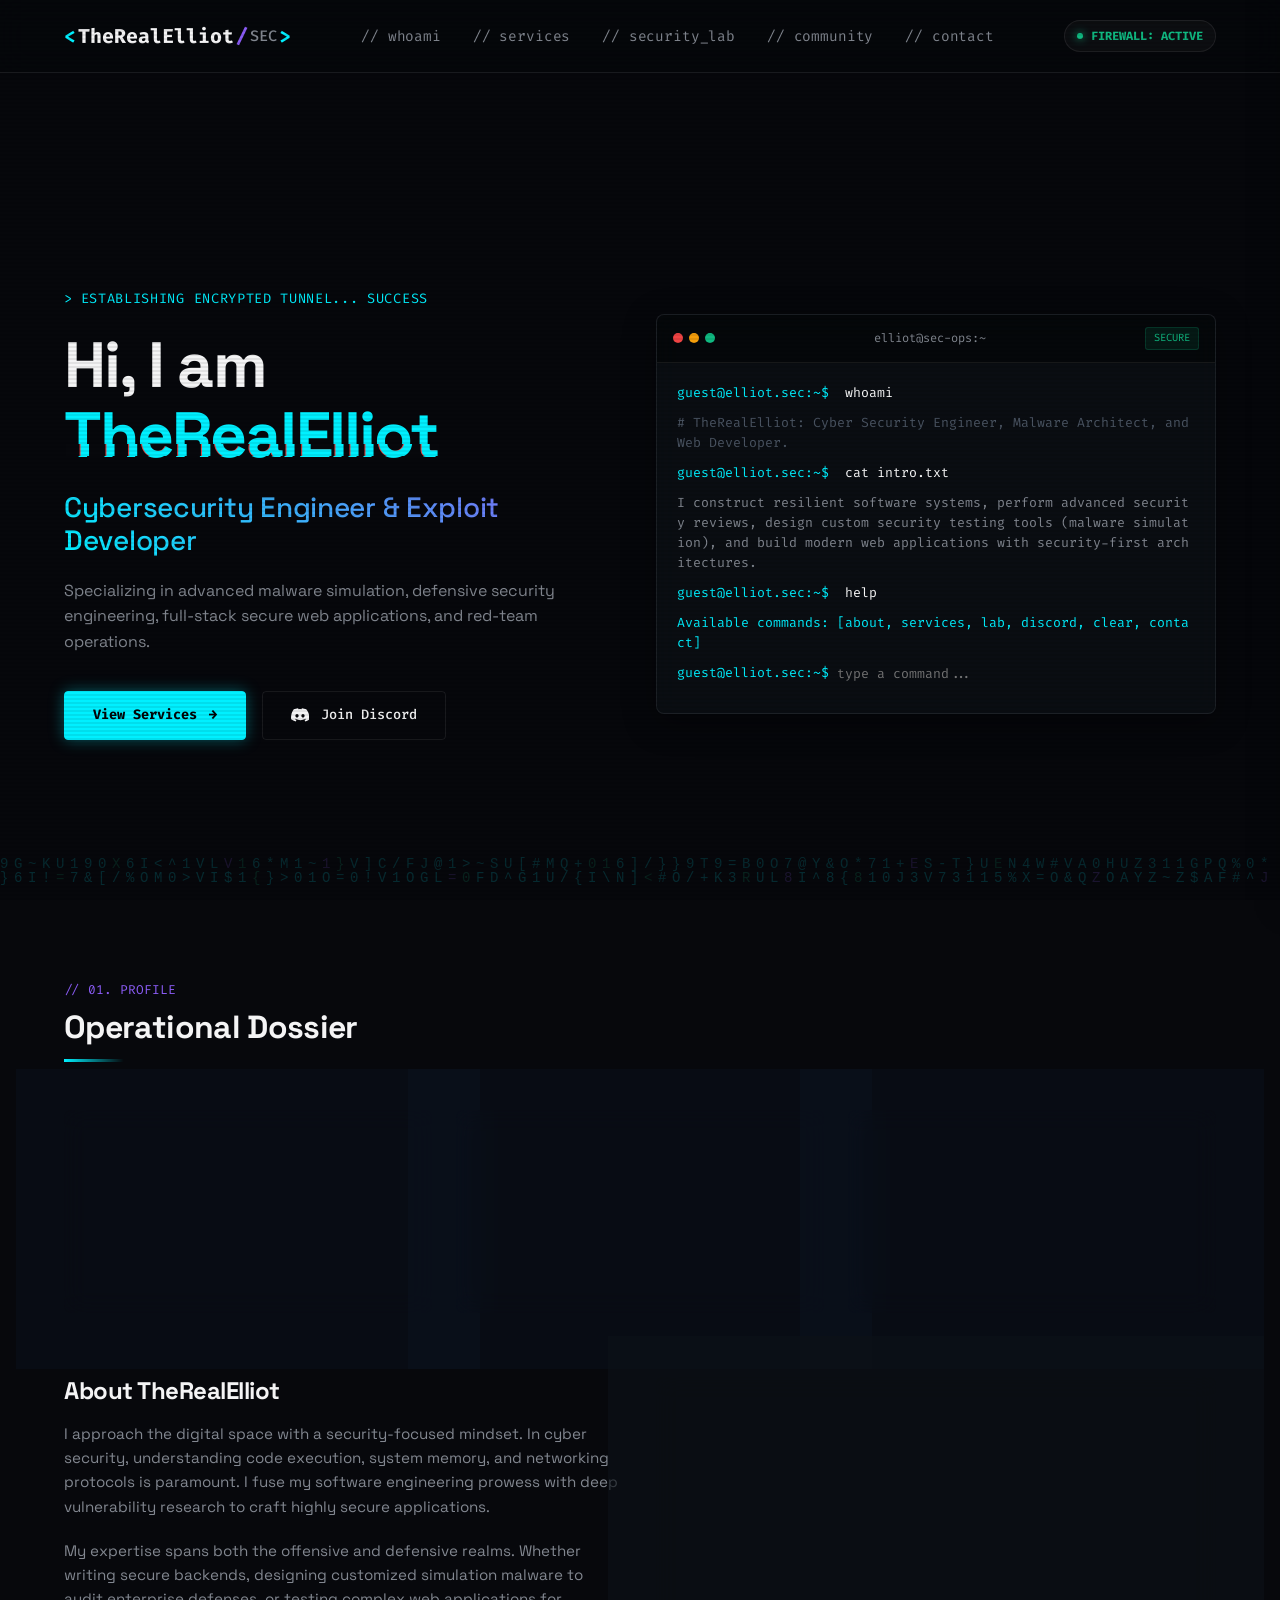
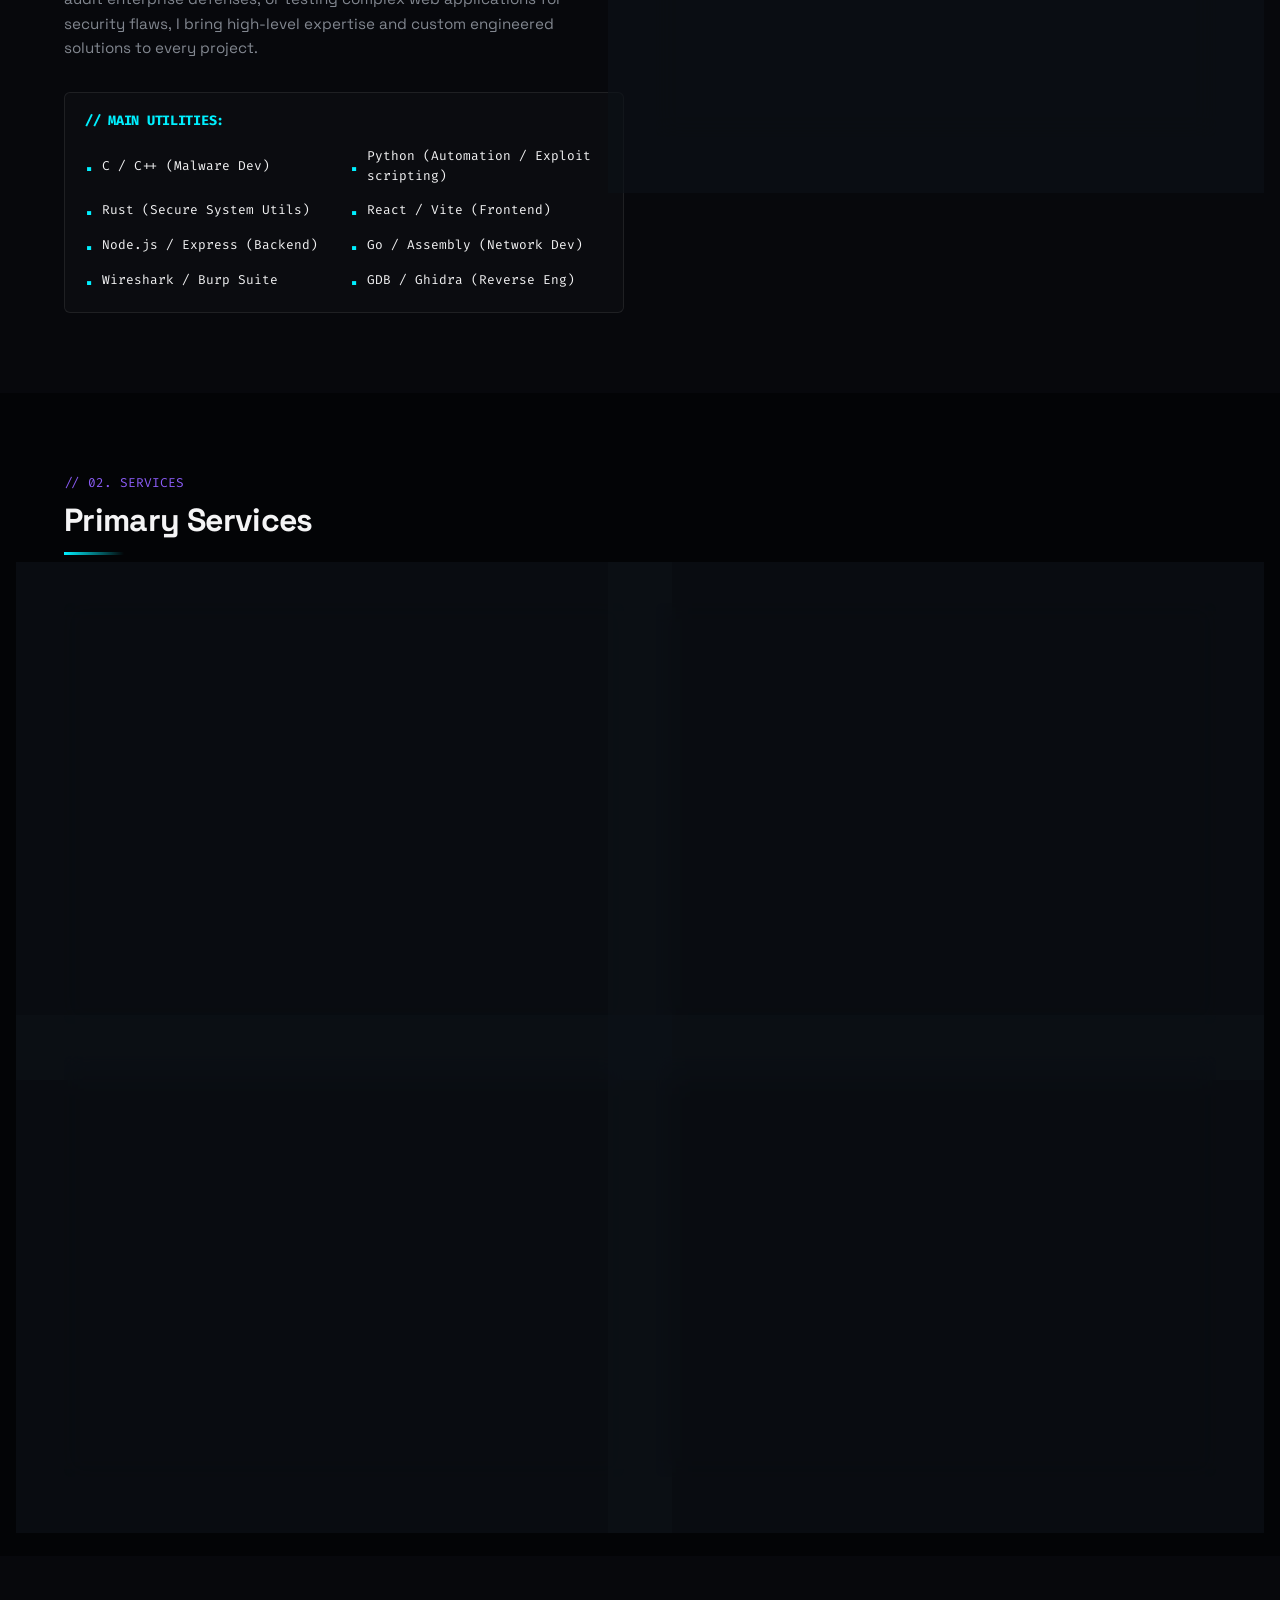
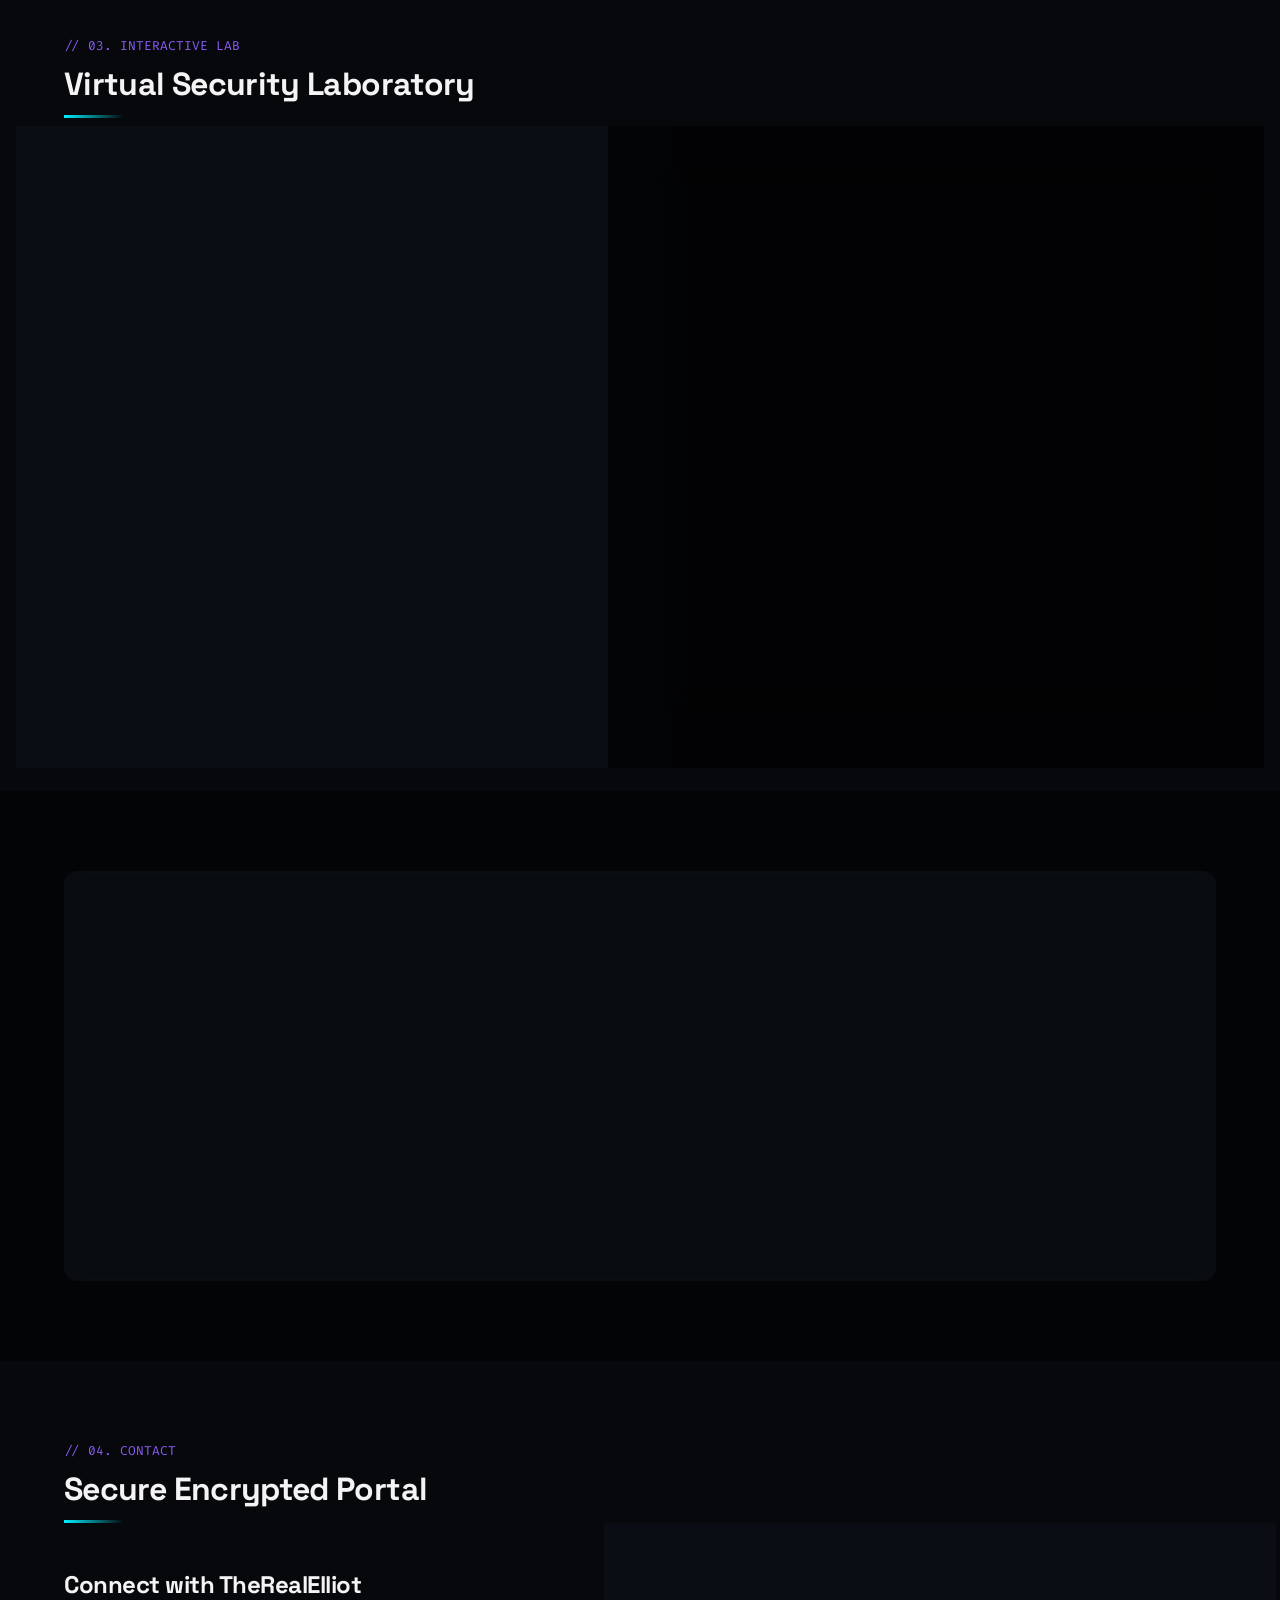
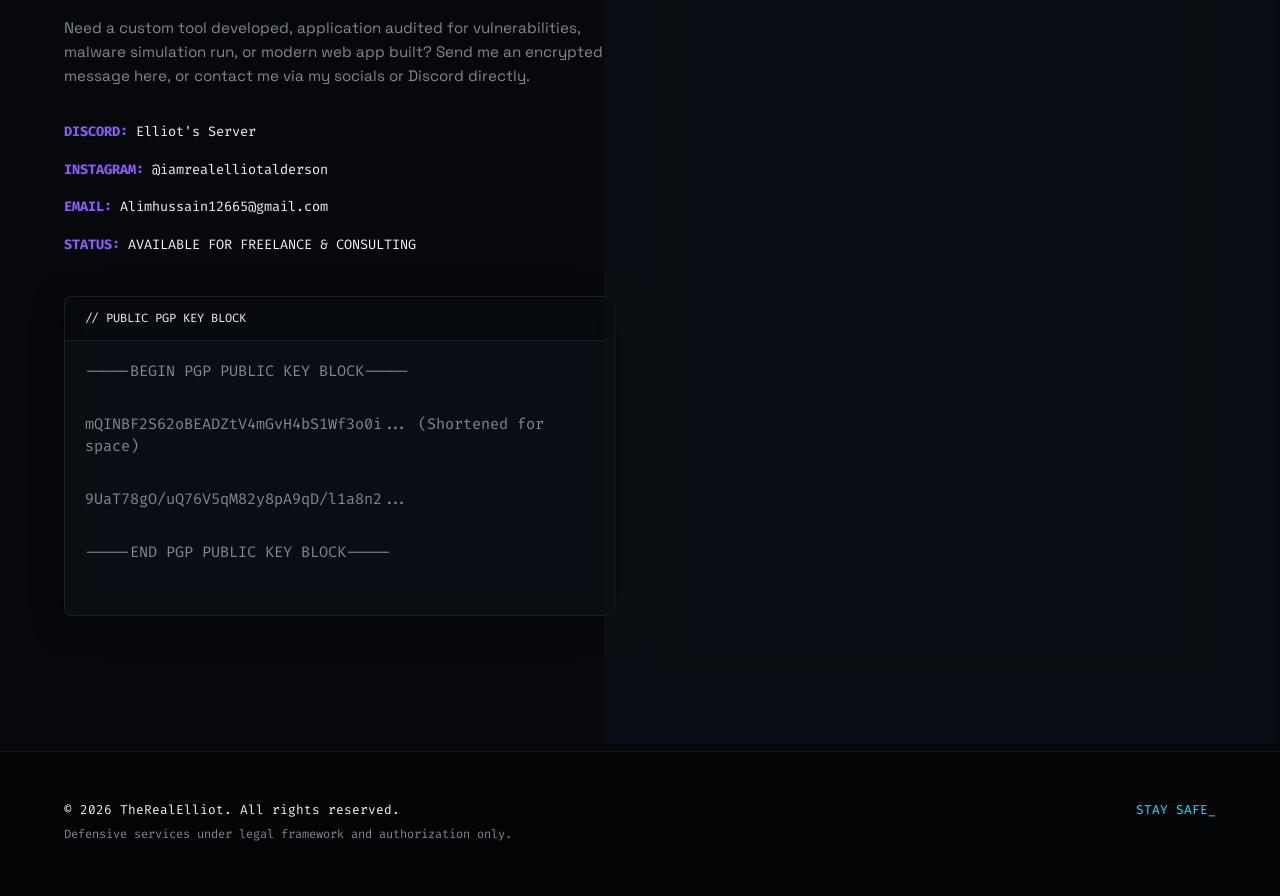
<file: index(3).html>
<!DOCTYPE html>
<html lang="en">
<head>
    <meta charset="UTF-8">
    <meta name="viewport" content="width=device-width, initial-scale=1.0">
    <title>TheRealElliot | Cybersecurity Engineer & Developer Portfolio</title>
    <meta name="description" content="TheRealElliot's professional portfolio. Specializing in advanced malware design, full-stack web development, software engineering, and defensive/offensive cybersecurity services.">
    <meta name="keywords" content="TheRealElliot, Cybersecurity, Malware Design, Web Development, Coding, Pen testing, Exploit developer, Portfolio">
    <meta name="author" content="TheRealElliot">
    
    <!-- Open Graph / Social Media -->
    <meta property="og:title" content="TheRealElliot | Cybersecurity & Development Specialist">
    <meta property="og:description" content="Explore TheRealElliot's services in Malware Design, Cyber Security, Secure Web Development, and Custom Coding.">
    <meta property="og:type" content="website">
    <meta property="og:url" content="https://discord.gg/EZqQ9ZNQQ">
    
    <!-- Google Fonts -->
    <link rel="preconnect" href="https://fonts.googleapis.com">
    <link rel="preconnect" href="https://fonts.gstatic.com" crossorigin>
    <link href="https://fonts.googleapis.com/css2?family=Fira+Code:wght@400;500;700&family=Space+Grotesk:wght@300;400;500;600;700&display=swap" rel="stylesheet">
    
    <!-- CSS File -->
    <link rel="stylesheet" href="styles.css">
</head>
<body class="bg-dark text-light">
    <!-- Cyber Background Canvas -->
    <canvas id="matrix-canvas"></canvas>

    <!-- Scanning Overlay for Retro Tech Vibe -->
    <div class="scanlines"></div>

    <!-- Header Navigation -->
    <header class="main-header navbar-glass">
        <div class="container header-container">
            <a href="#" class="logo" id="logo-link">
                <span class="logo-bracket">&lt;</span>
                <span class="logo-name">TheRealElliot</span>
                <span class="logo-slash">/</span>
                <span class="logo-sec">SEC</span>
                <span class="logo-bracket">&gt;</span>
            </a>
            
            <nav class="nav-menu" id="nav-menu">
                <a href="#about" class="nav-link" id="nav-about">// whoami</a>
                <a href="#services" class="nav-link" id="nav-services">// services</a>
                <a href="#lab" class="nav-link" id="nav-lab">// security_lab</a>
                <a href="#discord" class="nav-link" id="nav-discord">// community</a>
                <a href="#contact" class="nav-link" id="nav-contact">// contact</a>
            </nav>
            
            <div class="header-status">
                <span class="status-indicator online animate-pulse"></span>
                <span class="status-text text-mono">FIREWALL: ACTIVE</span>
            </div>

            <button class="mobile-toggle" id="mobile-toggle" aria-label="Toggle Navigation">
                <span class="bar"></span>
                <span class="bar"></span>
                <span class="bar"></span>
            </button>
        </div>
    </header>

    <!-- Mobile Drawer Navigation -->
    <div class="mobile-drawer" id="mobile-drawer">
        <div class="drawer-header">
            <span class="text-mono font-bold text-accent">// NAV_MENU</span>
            <button class="drawer-close" id="drawer-close">&times;</button>
        </div>
        <nav class="drawer-nav">
            <a href="#about" class="drawer-link" id="drawer-link-about">whoami</a>
            <a href="#services" class="drawer-link" id="drawer-link-services">services</a>
            <a href="#lab" class="drawer-link" id="drawer-link-lab">security_lab</a>
            <a href="#discord" class="drawer-link" id="drawer-link-discord">community</a>
            <a href="#contact" class="drawer-link" id="drawer-link-contact">contact</a>
        </nav>
    </div>

    <main>
        <!-- Hero Section -->
        <section class="hero-section" id="hero">
            <div class="container hero-container grid-2">
                <div class="hero-info">
                    <div class="tagline text-mono">
                        <span class="tag-icon">&gt;</span> ESTABLISHING ENCRYPTED TUNNEL... SUCCESS
                    </div>
                    <h1 class="hero-title">
                        Hi, I am <span class="text-accent text-glitch" data-text="TheRealElliot">TheRealElliot</span>
                    </h1>
                    <h2 class="hero-subtitle text-gradient">
                        Cybersecurity Engineer &amp; Exploit Developer
                    </h2>
                    <p class="hero-description text-muted">
                        Specializing in advanced malware simulation, defensive security engineering, full-stack secure web applications, and red-team operations.
                    </p>
                    
                    <div class="hero-actions">
                        <a href="#services" class="btn btn-primary" id="btn-view-services">
                            <span class="btn-text">View Services</span>
                            <span class="btn-arrow">&rarr;</span>
                        </a>
                        <a href="https://discord.gg/EZqQ9ZNQQ" target="_blank" rel="noopener noreferrer" class="btn btn-outline" id="btn-join-discord-hero">
                            <span class="discord-icon-svg">
                                <svg width="18" height="18" viewBox="0 0 127.14 96.36" fill="currentColor">
                                    <path d="M107.7,8.07A105.15,105.15,0,0,0,77.26,0a77.19,77.19,0,0,0-3.3,6.83A96.67,96.67,0,0,0,53.22,6.83,77.19,77.19,0,0,0,49.88,0,105.15,105.15,0,0,0,19.44,8.07C3.66,31.58-1.95,54.65,1,77.53a107.4,107.4,0,0,0,32,16.17,79,79,0,0,0,6.85-11.11,68.4,68.4,0,0,1-10.75-5.13c.91-.66,1.8-1.34,2.65-2a76.77,76.77,0,0,0,70.92,0c.85.71,1.74,1.39,2.65,2a68.68,68.68,0,0,1-10.75,5.13,78.85,78.85,0,0,0,6.85,11.11,107.14,107.14,0,0,0,32-16.17C129.24,48.72,123.38,25.87,107.7,8.07ZM42.45,65.69C36.18,65.69,31,60,31,53S36.18,40.36,42.45,40.36,53.83,46,53.83,53,48.72,65.69,42.45,65.69Zm42.24,0C78.41,65.69,73.24,60,73.24,53S78.41,40.36,84.69,40.36,96.07,46,96.07,53,91,65.69,84.69,65.69Z"/>
                                </svg>
                            </span>
                            <span class="btn-text">Join Discord</span>
                        </a>
                    </div>
                </div>

                <div class="hero-terminal-wrapper">
                    <!-- Interactive Terminal Window -->
                    <div class="terminal-window card-glass" id="interactive-terminal">
                        <div class="terminal-header">
                            <div class="terminal-buttons">
                                <span class="dot-btn red"></span>
                                <span class="dot-btn yellow"></span>
                                <span class="dot-btn green"></span>
                            </div>
                            <span class="terminal-title text-mono">elliot@sec-ops:~</span>
                            <span class="terminal-badge">SECURE</span>
                        </div>
                        <div class="terminal-body text-mono" id="terminal-content">
                            <div class="terminal-row"><span class="terminal-prompt">guest@elliot.sec:~$</span> <span class="text-white">whoami</span></div>
                            <div class="terminal-row text-comment"># TheRealElliot: Cyber Security Engineer, Malware Architect, and Web Developer.</div>
                            <div class="terminal-row"><span class="terminal-prompt">guest@elliot.sec:~$</span> <span class="text-white">cat intro.txt</span></div>
                            <div class="terminal-row text-muted">I construct resilient software systems, perform advanced security reviews, design custom security testing tools (malware simulation), and build modern web applications with security-first architectures.</div>
                            <div class="terminal-row"><span class="terminal-prompt">guest@elliot.sec:~$</span> <span class="text-white">help</span></div>
                            <div class="terminal-row text-accent">Available commands: [about, services, lab, discord, clear, contact]</div>
                            <div class="terminal-row active-input-row">
                                <span class="terminal-prompt">guest@elliot.sec:~$</span>
                                <input type="text" class="terminal-input" id="terminal-cmd-input" autofocus autocomplete="off" spellcheck="false" placeholder="type a command...">
                            </div>
                        </div>
                    </div>
                </div>
            </div>
        </section>

        <!-- About Me Section -->
        <section class="section about-section" id="about">
            <div class="container">
                <div class="section-header">
                    <span class="section-tag text-mono">// 01. PROFILE</span>
                    <h2 class="section-title">Operational Dossier</h2>
                    <div class="header-line"></div>
                </div>
                
                <div class="grid-3 stats-grid">
                    <div class="stat-card card-glass">
                        <div class="stat-icon-wrapper purple">
                            <svg width="24" height="24" viewBox="0 0 24 24" fill="none" stroke="currentColor" stroke-width="2" stroke-linecap="round" stroke-linejoin="round"><rect x="3" y="11" width="18" height="11" rx="2" ry="2"></rect><path d="M7 11V7a5 5 0 0 1 10 0v4"></path></svg>
                        </div>
                        <h3 class="stat-value text-mono">99.9%</h3>
                        <p class="stat-label">Security Audits Integrity</p>
                    </div>
                    <div class="stat-card card-glass">
                        <div class="stat-icon-wrapper cyan">
                            <svg width="24" height="24" viewBox="0 0 24 24" fill="none" stroke="currentColor" stroke-width="2" stroke-linecap="round" stroke-linejoin="round"><path d="M12 2L2 7l10 5 10-5-10-5z"></path><path d="M2 17l10 5 10-5"></path><path d="M2 12l10 5 10-5"></path></svg>
                        </div>
                        <h3 class="stat-value text-mono">50+</h3>
                        <p class="stat-label">Secure Platforms Designed</p>
                    </div>
                    <div class="stat-card card-glass">
                        <div class="stat-icon-wrapper green">
                            <svg width="24" height="24" viewBox="0 0 24 24" fill="none" stroke="currentColor" stroke-width="2" stroke-linecap="round" stroke-linejoin="round"><polyline points="16 18 22 12 16 6"></polyline><polyline points="8 6 2 12 8 18"></polyline></svg>
                        </div>
                        <h3 class="stat-value text-mono">100k+</h3>
                        <p class="stat-label">Lines of Secure Code</p>
                    </div>
                </div>

                <div class="about-grid grid-2">
                    <div class="about-text-content">
                        <h3>About TheRealElliot</h3>
                        <p>
                            I approach the digital space with a security-focused mindset. In cyber security, understanding code execution, system memory, and networking protocols is paramount. I fuse my software engineering prowess with deep vulnerability research to craft highly secure applications.
                        </p>
                        <p>
                            My expertise spans both the offensive and defensive realms. Whether writing secure backends, designing customized simulation malware to audit enterprise defenses, or testing complex web applications for security flaws, I bring high-level expertise and custom engineered solutions to every project.
                        </p>
                        <div class="tech-stack-container">
                            <h4 class="text-mono text-accent">// MAIN UTILITIES:</h4>
                            <ul class="tech-list text-mono">
                                <li>C / C++ (Malware Dev)</li>
                                <li>Python (Automation / Exploit scripting)</li>
                                <li>Rust (Secure System Utils)</li>
                                <li>React / Vite (Frontend)</li>
                                <li>Node.js / Express (Backend)</li>
                                <li>Go / Assembly (Network Dev)</li>
                                <li>Wireshark / Burp Suite</li>
                                <li>GDB / Ghidra (Reverse Eng)</li>
                            </ul>
                        </div>
                    </div>
                    <div class="about-visual">
                        <div class="terminal-card card-glass text-mono">
                            <div class="card-header text-muted">// DIAGNOSTICS: CURRENT_SYSTEM</div>
                            <div class="card-body">
                                <p><span class="text-accent">OS:</span> Secure Linux / Hardened kernel</p>
                                <p><span class="text-accent">Primary Target:</span> Enterprise Vulnerability Auditing</p>
                                <p><span class="text-accent">Network Intel:</span> VPN Active [AES-256]</p>
                                <p><span class="text-accent">Active Agents:</span> Red-Team / Payload Engine</p>
                                <hr class="card-divider">
                                <p class="text-comment"># System logs checking...</p>
                                <p class="text-success">&bull; Firewall Integrity: [SECURE]</p>
                                <p class="text-success">&bull; Zero-Day Patches: [APPLIED]</p>
                                <p class="text-success">&bull; Intrusion Prevention: [ACTIVE]</p>
                            </div>
                        </div>
                    </div>
                </div>
            </div>
        </section>

        <!-- Services Section -->
        <section class="section services-section bg-darker" id="services">
            <div class="container">
                <div class="section-header">
                    <span class="section-tag text-mono">// 02. SERVICES</span>
                    <h2 class="section-title">Primary Services</h2>
                    <div class="header-line"></div>
                </div>

                <div class="grid-2 services-grid">
                    <!-- Service Card 1: Coding -->
                    <div class="service-card card-glass glow-purple" id="service-coding">
                        <div class="service-icon">
                            <svg width="32" height="32" viewBox="0 0 24 24" fill="none" stroke="currentColor" stroke-width="2" stroke-linecap="round" stroke-linejoin="round" class="text-purple"><polyline points="16 18 22 12 16 6"></polyline><polyline points="8 6 2 12 8 18"></polyline></svg>
                        </div>
                        <h3 class="service-name">Secure Coding &amp; Software Engineering</h3>
                        <p class="service-description">
                            Writing reliable, high-performance code in C/C++, Rust, Go, and Python. Designing custom tools, encryption engines, low-level network sockets, and performance-critical systems scripts.
                        </p>
                        <ul class="service-details text-mono">
                            <li><span class="bullet">&gt;</span> Custom System Tools Development</li>
                            <li><span class="bullet">&gt;</span> Memory-Safe Programming (Rust/C++)</li>
                            <li><span class="bullet">&gt;</span> Socket programming &amp; Network Automation</li>
                            <li><span class="bullet">&gt;</span> API Development &amp; Microservices</li>
                        </ul>
                    </div>

                    <!-- Service Card 2: Malware Design -->
                    <div class="service-card card-glass glow-red" id="service-malware">
                        <div class="service-icon">
                            <svg width="32" height="32" viewBox="0 0 24 24" fill="none" stroke="currentColor" stroke-width="2" stroke-linecap="round" stroke-linejoin="round" class="text-red"><path d="M12 2L2 7l10 5 10-5-10-5z"></path><path d="M2 17l10 5 10-5"></path><path d="M2 12l10 5 10-5"></path></svg>
                        </div>
                        <h3 class="service-name">Defensive Malware Design &amp; Simulation</h3>
                        <p class="service-description">
                            Simulating advanced threat behaviors to evaluate and harden antivirus/EDR defenses. Custom payload development, process injection mechanisms, obfuscation tactics, and security evasion testing. (Strictly for educational and defensive auditing).
                        </p>
                        <ul class="service-details text-mono">
                            <li><span class="bullet">&gt;</span> Custom Payload Development &amp; Evasion</li>
                            <li><span class="bullet">&gt;</span> API Hashing &amp; Dynamic Import Resolution</li>
                            <li><span class="bullet">&gt;</span> Process Injection &amp; Memory Obfuscation</li>
                            <li><span class="bullet">&gt;</span> Exploit Mocking &amp; Defense Auditing</li>
                        </ul>
                    </div>

                    <!-- Service Card 3: Web Development -->
                    <div class="service-card card-glass glow-cyan" id="service-webdev">
                        <div class="service-icon">
                            <svg width="32" height="32" viewBox="0 0 24 24" fill="none" stroke="currentColor" stroke-width="2" stroke-linecap="round" stroke-linejoin="round" class="text-cyan"><rect x="2" y="3" width="20" height="14" rx="2" ry="2"></rect><line x1="8" y1="21" x2="16" y2="21"></line><line x1="12" y1="17" x2="12" y2="21"></line></svg>
                        </div>
                        <h3 class="service-name">Full-Stack Secure Web Development</h3>
                        <p class="service-description">
                            Building visually spectacular, responsive, and performance-optimized websites using modern stacks. Integrating secure authentication, robust database engines, and beautiful animations with strict security standards.
                        </p>
                        <ul class="service-details text-mono">
                            <li><span class="bullet">&gt;</span> Custom Interactive Web Portals</li>
                            <li><span class="bullet">&gt;</span> Robust Backend with Node.js/Go</li>
                            <li><span class="bullet">&gt;</span> Database Protection &amp; SQLi Mitigation</li>
                            <li><span class="bullet">&gt;</span> OWASP Top 10 Secure Architectures</li>
                        </ul>
                    </div>

                    <!-- Service Card 4: Cyber Security -->
                    <div class="service-card card-glass glow-green" id="service-cybersec">
                        <div class="service-icon">
                            <svg width="32" height="32" viewBox="0 0 24 24" fill="none" stroke="currentColor" stroke-width="2" stroke-linecap="round" stroke-linejoin="round" class="text-green"><path d="M12 22s8-4 8-10V5l-8-3-8 3v7c0 6 8 10 8 10z"></path></svg>
                        </div>
                        <h3 class="service-name">Penetration Testing &amp; Cybersecurity</h3>
                        <p class="service-description">
                            Identifying potential vulnerabilities in your servers, web applications, and local systems before real attackers do. I analyze architecture, trace software execution, and patch systems to maximize security.
                        </p>
                        <ul class="service-details text-mono">
                            <li><span class="bullet">&gt;</span> Web Application Penetration Testing</li>
                            <li><span class="bullet">&gt;</span> System Vulnerability Auditing &amp; Patching</li>
                            <li><span class="bullet">&gt;</span> Threat Intelligence &amp; Network Capture</li>
                            <li><span class="bullet">&gt;</span> Custom Exploit Proof-of-Concepts (PoC)</li>
                        </ul>
                    </div>
                </div>
            </div>
        </section>

        <!-- Security Lab Section (WOW Factor Interactive Element) -->
        <section class="section lab-section" id="lab">
            <div class="container">
                <div class="section-header">
                    <span class="section-tag text-mono">// 03. INTERACTIVE LAB</span>
                    <h2 class="section-title">Virtual Security Laboratory</h2>
                    <div class="header-line"></div>
                </div>
                
                <div class="lab-grid grid-2">
                    <div class="lab-controls card-glass">
                        <h3>Diagnostic Control Panel</h3>
                        <p class="text-muted">Trigger defensive tools in this simulated sandbox. Select a diagnostic module below to analyze threat mitigation and check security system logs.</p>
                        
                        <div class="lab-buttons">
                            <button class="lab-btn active" id="lab-btn-firewall" onclick="runLabDiagnostic('firewall')">
                                <span class="indicator green"></span>
                                <span class="btn-label">Verify Firewall Integrity</span>
                            </button>
                            <button class="lab-btn" id="lab-btn-malware" onclick="runLabDiagnostic('malware')">
                                <span class="indicator red"></span>
                                <span class="btn-label">Analyze Ransomware Sandbox</span>
                            </button>
                            <button class="lab-btn" id="lab-btn-network" onclick="runLabDiagnostic('network')">
                                <span class="indicator cyan"></span>
                                <span class="btn-label">Decrypt Network Packets</span>
                            </button>
                        </div>

                        <div class="lab-status text-mono">
                            <div class="status-row"><span>MODULE STATUS:</span> <span class="text-success" id="lab-status-module">ONLINE</span></div>
                            <div class="status-row"><span>SANDBOX CONTAINER:</span> <span class="text-accent" id="lab-status-container">SECURE_DOCKER_09</span></div>
                            <div class="status-row"><span>SYSTEM MEMORY:</span> <span class="text-white" id="lab-status-mem">0.45% UTILIZED</span></div>
                        </div>
                    </div>

                    <div class="lab-console-wrapper">
                        <div class="lab-console card-glass text-mono" id="lab-console-body">
                            <div class="console-line text-comment">// INITIALIZING INTERACTIVE DIAGNOSTIC SCREEN...</div>
                            <div class="console-line text-success">SUCCESS: Connected to Security Sandbox API.</div>
                            <div class="console-line">Ready for diagnostics. Select a module from the control panel to start simulation.</div>
                            <div class="console-line text-accent">&gt; _</div>
                        </div>
                    </div>
                </div>
            </div>
        </section>

        <!-- Discord Invitation Section -->
        <section class="section discord-section bg-darker" id="discord">
            <div class="container">
                <div class="discord-card-wrapper">
                    <!-- Glowing border effect -->
                    <div class="discord-card card-glass glow-blue">
                        <div class="discord-content grid-2">
                            <div class="discord-left">
                                <div class="discord-tag text-mono"><span class="badge-new">JOIN THE TEAM</span> SECURITY DEPT</div>
                                <h2>Enter the Command Center</h2>
                                <p>
                                    Join my official Discord community. Collaborate on coding projects, share resources on malware development &amp; defensive strategies, discuss cybersecurity, or hire my services directly.
                                </p>
                                <div class="discord-stats text-mono">
                                    <div class="discord-stat">
                                        <span class="online-indicator"></span>
                                        <span class="discord-stat-count" id="discord-online-count">142</span> Online
                                    </div>
                                    <div class="discord-stat">
                                        <span class="member-indicator"></span>
                                        <span class="discord-stat-count">850+</span> Members
                                    </div>
                                </div>
                            </div>
                            <div class="discord-right flex-center">
                                <div class="discord-box">
                                    <div class="discord-logo-large">
                                        <svg width="80" height="80" viewBox="0 0 127.14 96.36" fill="currentColor">
                                            <path d="M107.7,8.07A105.15,105.15,0,0,0,77.26,0a77.19,77.19,0,0,0-3.3,6.83A96.67,96.67,0,0,0,53.22,6.83,77.19,77.19,0,0,0,49.88,0,105.15,105.15,0,0,0,19.44,8.07C3.66,31.58-1.95,54.65,1,77.53a107.4,107.4,0,0,0,32,16.17,79,79,0,0,0,6.85-11.11,68.4,68.4,0,0,1-10.75-5.13c.91-.66,1.8-1.34,2.65-2a76.77,76.77,0,0,0,70.92,0c.85.71,1.74,1.39,2.65,2a68.68,68.68,0,0,1-10.75,5.13,78.85,78.85,0,0,0,6.85,11.11,107.14,107.14,0,0,0,32-16.17C129.24,48.72,123.38,25.87,107.7,8.07ZM42.45,65.69C36.18,65.69,31,60,31,53S36.18,40.36,42.45,40.36,53.83,46,53.83,53,48.72,65.69,42.45,65.69Zm42.24,0C78.41,65.69,73.24,60,73.24,53S78.41,40.36,84.69,40.36,96.07,46,96.07,53,91,65.69,84.69,65.69Z"/>
                                        </svg>
                                    </div>
                                    <div class="discord-server-info text-center">
                                        <h4 class="text-white font-bold">Elliot's Command Center</h4>
                                        <p class="text-muted text-mono text-xs">discord.gg/EZqQ9ZNQQ</p>
                                    </div>
                                    <a href="https://discord.gg/EZqQ9ZNQQ" target="_blank" rel="noopener noreferrer" class="btn btn-discord btn-full" id="btn-discord-join-large">
                                        Join Server
                                    </a>
                                </div>
                            </div>
                        </div>
                    </div>
                </div>
            </div>
        </section>

        <!-- Contact Section -->
        <section class="section contact-section" id="contact">
            <div class="container">
                <div class="section-header">
                    <span class="section-tag text-mono">// 04. CONTACT</span>
                    <h2 class="section-title">Secure Encrypted Portal</h2>
                    <div class="header-line"></div>
                </div>

                <div class="grid-2 contact-grid">
                    <div class="contact-info">
                        <h3>Connect with TheRealElliot</h3>
                        <p class="text-muted">
                            Need a custom tool developed, application audited for vulnerabilities, malware simulation run, or modern web app built? Send me an encrypted message here, or contact me via my socials or Discord directly.
                        </p>
                        
                        <div class="contact-channels text-mono">
                            <div class="channel-item">
                                <span class="channel-label">DISCORD:</span>
                                <a href="https://discord.gg/EZqQ9ZNQQ" target="_blank" rel="noopener noreferrer" class="channel-val text-accent hover-underline">Elliot's Server</a>
                            </div>
                            <div class="channel-item">
                                <span class="channel-label">INSTAGRAM:</span>
                                <a href="https://instagram.com/iamrealelliotalderson" target="_blank" rel="noopener noreferrer" class="channel-val text-accent hover-underline">@iamrealelliotalderson</a>
                            </div>
                            <div class="channel-item">
                                <span class="channel-label">EMAIL:</span>
                                <span class="channel-val text-white">Alimhussain12665@gmail.com</span>
                            </div>
                            <div class="channel-item">
                                <span class="channel-label">STATUS:</span>
                                <span class="channel-val text-success">AVAILABLE FOR FREELANCE &amp; CONSULTING</span>
                            </div>
                        </div>
                        
                        <div class="pgp-block card-glass text-mono">
                            <div class="pgp-header">// PUBLIC PGP KEY BLOCK</div>
                            <div class="pgp-body">
                                <p>-----BEGIN PGP PUBLIC KEY BLOCK-----</p>
                                <p class="text-xs text-muted">mQINBF2S62oBEADZtV4mGvH4bS1Wf3o0i... (Shortened for space)</p>
                                <p class="text-xs text-muted">9UaT78gO/uQ76V5qM82y8pA9qD/l1a8n2...</p>
                                <p>-----END PGP PUBLIC KEY BLOCK-----</p>
                            </div>
                        </div>
                    </div>

                    <div class="contact-form-wrapper">
                        <!-- Custom Secure Form -->
                        <form class="contact-form card-glass" id="portal-form" onsubmit="handlePortalSubmit(event)">
                            <div class="form-header text-mono">// INITIATE ENCRYPTED TRANSMISSION</div>
                            
                            <div class="form-group">
                                <label for="form-name" class="form-label text-mono">AGENT_NAME / SENDER:</label>
                                <input type="text" id="form-name" class="form-input" placeholder="e.g. John Doe" required autocomplete="name">
                            </div>
                            
                            <div class="form-group">
                                <label for="form-email" class="form-label text-mono">REPLY_EMAIL / COMMUNICATIONS:</label>
                                <input type="email" id="form-email" class="form-input" placeholder="e.g. agent@domain.com" required autocomplete="email">
                            </div>

                            <div class="form-group">
                                <label for="form-subject" class="form-label text-mono">MISSION_SUBJECT / TYPE:</label>
                                <select id="form-subject" class="form-input">
                                    <option value="cybersec">Cyber Security Auditing</option>
                                    <option value="malware">Malware / EDR Simulation</option>
                                    <option value="webdev">Secure Web Development</option>
                                    <option value="coding">Custom Secure Coding</option>
                                    <option value="general">Other / General Operations</option>
                                </select>
                            </div>
                            
                            <div class="form-group">
                                <label for="form-message" class="form-label text-mono">ENCRYPTED_MESSAGE / REQUIREMENTS:</label>
                                <textarea id="form-message" class="form-input form-textarea" placeholder="Describe your mission goals, specifications, and scope..." required></textarea>
                            </div>

                            <div class="form-group-checkbox">
                                <input type="checkbox" id="form-encrypt" checked>
                                <label for="form-encrypt" class="text-mono text-xs text-muted">Encrypt message using local PGP parameters before transmission</label>
                            </div>
                            
                            <button type="submit" class="btn btn-primary btn-full" id="btn-submit-contact">
                                <span class="btn-text">Transmit Payload</span>
                                <span class="btn-arrow">&rArr;</span>
                            </button>
                            
                            <div class="form-status-msg text-mono text-center" id="form-status-msg"></div>
                        </form>
                    </div>
                </div>
            </div>
        </section>
    </main>

    <!-- Footer -->
    <footer class="main-footer text-mono">
        <div class="container footer-container">
            <div class="footer-left">
                <p>&copy; 2026 TheRealElliot. All rights reserved.</p>
                <p class="text-xs text-muted">Defensive services under legal framework and authorization only.</p>
            </div>
            <div class="footer-right">
                <span class="terminal-text text-accent">STAY SAFE_</span>
            </div>
        </div>
    </footer>

    <!-- JS File -->
    <script src="script.js"></script>
</body>
</html>
</file>
<file: styles.css>
/* ==========================================================================
   DESIGN SYSTEM & CUSTOM PROPERTIES
   ========================================================================== */
:root {
    /* Color Palette */
    --bg-dark: #07080c;
    --bg-darker: #030406;
    --bg-glass: rgba(13, 17, 23, 0.65);
    --bg-glass-active: rgba(20, 24, 33, 0.85);
    
    --accent-cyan: #00f0ff;
    --accent-purple: #8b5cf6;
    --accent-green: #10b981;
    --accent-red: #ef4444;
    --discord-blue: #5865f2;
    --discord-hover: #4752c4;
    
    --text-light: #f4f4f5;
    --text-muted: #828790;
    --text-dark: #0f172a;
    
    --border-color: rgba(255, 255, 255, 0.08);
    --border-glow: rgba(0, 240, 255, 0.2);
    --border-hover: rgba(255, 255, 255, 0.18);
    
    /* Fonts */
    --font-title: 'Space Grotesk', -apple-system, BlinkMacSystemFont, "Segoe UI", Roboto, sans-serif;
    --font-mono: 'Fira Code', 'JetBrains Mono', Courier, monospace;
    
    /* Layout & Animation values */
    --container-max-width: 1200px;
    --transition-fast: 0.2s ease;
    --transition-smooth: 0.4s cubic-bezier(0.16, 1, 0.3, 1);
    
    /* Glow Shadows */
    --shadow-cyan: 0 0 15px rgba(0, 240, 255, 0.35);
    --shadow-purple: 0 0 15px rgba(139, 92, 246, 0.35);
    --shadow-green: 0 0 15px rgba(16, 185, 129, 0.35);
    --shadow-red: 0 0 15px rgba(239, 68, 68, 0.35);
    --shadow-glass: 0 8px 32px 0 rgba(0, 0, 0, 0.37);
}

/* ==========================================================================
   RESET & BASE STYLES
   ========================================================================== */
*, *::before, *::after {
    box-sizing: border-box;
    margin: 0;
    padding: 0;
}

html {
    scroll-behavior: smooth;
    font-size: 16px;
    background-color: var(--bg-dark);
}

body {
    font-family: var(--font-title);
    color: var(--text-light);
    line-height: 1.6;
    overflow-x: hidden;
    min-height: 100vh;
    position: relative;
}

/* Canvas Background */
#matrix-canvas {
    position: fixed;
    top: 0;
    left: 0;
    width: 100%;
    height: 100%;
    z-index: -2;
    opacity: 0.15;
    pointer-events: none;
}

/* Scanlines overlay */
.scanlines {
    position: fixed;
    top: 0;
    left: 0;
    width: 100vw;
    height: 100vh;
    background: linear-gradient(
        rgba(18, 16, 16, 0) 50%, 
        rgba(0, 0, 0, 0.12) 50%
    );
    background-size: 100% 4px;
    z-index: 9999;
    pointer-events: none;
    opacity: 0.6;
}

/* Scrollbar styling */
::-webkit-scrollbar {
    width: 8px;
    height: 8px;
}

::-webkit-scrollbar-track {
    background: var(--bg-darker);
}

::-webkit-scrollbar-thumb {
    background: rgba(255, 255, 255, 0.1);
    border-radius: 4px;
}

::-webkit-scrollbar-thumb:hover {
    background: var(--accent-cyan);
    box-shadow: 0 0 10px var(--accent-cyan);
}

/* Typography Utilities */
h1, h2, h3, h4, h5, h6 {
    font-weight: 700;
    letter-spacing: -0.02em;
    line-height: 1.2;
}

a {
    color: inherit;
    text-decoration: none;
    transition: var(--transition-fast);
}

.text-mono {
    font-family: var(--font-mono);
}

.text-accent {
    color: var(--accent-cyan);
}

.text-purple {
    color: var(--accent-purple);
}

.text-green {
    color: var(--accent-green);
}

.text-red {
    color: var(--accent-red);
}

.text-success {
    color: var(--accent-green);
}

.text-muted {
    color: var(--text-muted);
}

.text-white {
    color: #ffffff;
}

.text-comment {
    color: #4b5563;
}

.text-gradient {
    background: linear-gradient(45deg, var(--accent-cyan), var(--accent-purple));
    -webkit-background-clip: text;
    -webkit-text-fill-color: transparent;
}

.font-bold {
    font-weight: 700;
}

.text-xs {
    font-size: 0.75rem;
}

/* Layout Utilities */
.container {
    width: 100%;
    max-width: var(--container-max-width);
    margin: 0 auto;
    padding: 0 1.5rem;
}

.grid-2 {
    display: grid;
    grid-template-columns: 1fr;
    gap: 2rem;
}

.grid-3 {
    display: grid;
    grid-template-columns: 1fr;
    gap: 1.5rem;
}

.flex-center {
    display: flex;
    justify-content: center;
    align-items: center;
}

@media (min-width: 768px) {
    .grid-2 {
        grid-template-columns: repeat(2, 1fr);
    }
    .grid-3 {
        grid-template-columns: repeat(3, 1fr);
    }
}

.section {
    padding: 5rem 0;
    position: relative;
}

.bg-darker {
    background-color: var(--bg-darker);
}

/* Glassmorphism Panel base styling */
.card-glass {
    background: var(--bg-glass);
    backdrop-filter: blur(12px);
    -webkit-backdrop-filter: blur(12px);
    border: 1px solid var(--border-color);
    border-radius: 8px;
    box-shadow: var(--shadow-glass);
    transition: border-color var(--transition-fast), box-shadow var(--transition-fast), transform var(--transition-smooth);
}

.card-glass:hover {
    border-color: var(--border-hover);
}

/* ==========================================================================
   NAVIGATION HEADER
   ========================================================================== */
.main-header {
    position: fixed;
    top: 0;
    left: 0;
    width: 100%;
    z-index: 1000;
    transition: background var(--transition-fast), padding var(--transition-fast);
}

.navbar-glass {
    background: rgba(7, 8, 12, 0.4);
    backdrop-filter: blur(15px);
    -webkit-backdrop-filter: blur(15px);
    border-bottom: 1px solid var(--border-color);
    padding: 1.25rem 0;
}

.navbar-scrolled {
    background: rgba(3, 4, 6, 0.85);
    padding: 0.85rem 0;
    border-bottom: 1px solid rgba(255, 255, 255, 0.1);
    box-shadow: 0 4px 20px rgba(0, 0, 0, 0.3);
}

.header-container {
    display: flex;
    justify-content: space-between;
    align-items: center;
}

/* Logo Design */
.logo {
    font-family: var(--font-mono);
    font-size: 1.25rem;
    font-weight: 700;
    color: var(--text-light);
    display: flex;
    align-items: center;
    gap: 2px;
}

.logo-bracket {
    color: var(--accent-cyan);
}

.logo-name {
    color: var(--text-light);
}

.logo-slash {
    color: var(--accent-purple);
}

.logo-sec {
    color: var(--text-muted);
    font-weight: 500;
    font-size: 0.95rem;
}

.nav-menu {
    display: none;
    align-items: center;
    gap: 2rem;
}

.nav-link {
    font-family: var(--font-mono);
    font-size: 0.9rem;
    color: var(--text-muted);
    letter-spacing: -0.01em;
}

.nav-link:hover, .nav-link.active {
    color: var(--accent-cyan);
    text-shadow: var(--shadow-cyan);
}

.header-status {
    display: flex;
    align-items: center;
    gap: 0.5rem;
    font-size: 0.75rem;
    background: rgba(255, 255, 255, 0.03);
    padding: 0.35rem 0.75rem;
    border: 1px solid var(--border-color);
    border-radius: 50px;
}

.status-indicator {
    width: 6px;
    height: 6px;
    border-radius: 50%;
}

.status-indicator.online {
    background-color: var(--accent-green);
    box-shadow: 0 0 8px var(--accent-green);
}

.status-text {
    color: var(--accent-green);
    font-weight: 700;
}

/* Mobile Toggle Hamburger */
.mobile-toggle {
    display: flex;
    flex-direction: column;
    justify-content: space-between;
    width: 24px;
    height: 18px;
    background: none;
    border: none;
    cursor: pointer;
    z-index: 1001;
}

.mobile-toggle .bar {
    width: 100%;
    height: 2px;
    background-color: var(--text-light);
    transition: transform var(--transition-fast), opacity var(--transition-fast);
}

@media (min-width: 992px) {
    .nav-menu {
        display: flex;
    }
    .mobile-toggle {
        display: none;
    }
}

/* Mobile Drawer Nav */
.mobile-drawer {
    position: fixed;
    top: 0;
    right: -300px;
    width: 280px;
    height: 100vh;
    background: var(--bg-darker);
    border-left: 1px solid var(--border-color);
    z-index: 1010;
    padding: 2rem;
    display: flex;
    flex-direction: column;
    gap: 3rem;
    transition: right 0.3s cubic-bezier(0.16, 1, 0.3, 1);
    box-shadow: -10px 0 30px rgba(0, 0, 0, 0.5);
}

.mobile-drawer.open {
    right: 0;
}

.drawer-header {
    display: flex;
    justify-content: space-between;
    align-items: center;
}

.drawer-close {
    background: none;
    border: none;
    color: var(--text-muted);
    font-size: 2rem;
    cursor: pointer;
}

.drawer-close:hover {
    color: var(--accent-cyan);
}

.drawer-nav {
    display: flex;
    flex-direction: column;
    gap: 1.5rem;
}

.drawer-link {
    font-family: var(--font-mono);
    font-size: 1.15rem;
    color: var(--text-muted);
    border-bottom: 1px solid rgba(255, 255, 255, 0.02);
    padding-bottom: 0.5rem;
}

.drawer-link:hover {
    color: var(--accent-cyan);
    padding-left: 5px;
}

/* ==========================================================================
   BUTTONS
   ========================================================================== */
.btn {
    display: inline-flex;
    align-items: center;
    justify-content: center;
    gap: 0.75rem;
    font-family: var(--font-mono);
    font-size: 0.85rem;
    font-weight: 500;
    padding: 0.8rem 1.75rem;
    border-radius: 4px;
    cursor: pointer;
    transition: var(--transition-fast);
    position: relative;
    overflow: hidden;
}

.btn-primary {
    background-color: var(--accent-cyan);
    color: var(--bg-darker);
    border: 1px solid var(--accent-cyan);
    font-weight: 700;
    box-shadow: var(--shadow-cyan);
}

.btn-primary:hover {
    background-color: transparent;
    color: var(--accent-cyan);
    box-shadow: 0 0 25px rgba(0, 240, 255, 0.6);
}

.btn-outline {
    background-color: transparent;
    color: var(--text-light);
    border: 1px solid var(--border-color);
}

.btn-outline:hover {
    border-color: var(--accent-cyan);
    color: var(--accent-cyan);
    box-shadow: var(--shadow-cyan);
}

.btn-discord {
    background-color: var(--discord-blue);
    color: #ffffff;
    border: 1px solid var(--discord-blue);
    font-weight: 700;
}

.btn-discord:hover {
    background-color: var(--discord-hover);
    border-color: var(--discord-hover);
    box-shadow: 0 0 15px rgba(88, 101, 242, 0.45);
}

.btn-full {
    width: 100%;
}

.btn-arrow {
    transition: transform var(--transition-fast);
}

.btn:hover .btn-arrow {
    transform: translateX(4px);
}

/* ==========================================================================
   HERO SECTION
   ========================================================================== */
.hero-section {
    min-height: 100vh;
    padding-top: 8rem;
    display: flex;
    align-items: center;
    position: relative;
}

.hero-container {
    align-items: center;
}

.hero-info {
    display: flex;
    flex-direction: column;
    gap: 1.25rem;
}

.tagline {
    font-size: 0.85rem;
    color: var(--accent-cyan);
    letter-spacing: 0.05em;
    display: flex;
    align-items: center;
    gap: 0.5rem;
}

.hero-title {
    font-size: 2.75rem;
    font-weight: 700;
    line-height: 1.1;
    letter-spacing: -0.03em;
}

@media (min-width: 992px) {
    .hero-title {
        font-size: 4rem;
    }
}

/* Glitch Effect */
.text-glitch {
    position: relative;
    display: inline-block;
}

.text-glitch::before,
.text-glitch::after {
    content: attr(data-text);
    position: absolute;
    top: 0;
    left: 0;
    width: 100%;
    height: 100%;
    background: var(--bg-dark);
}

.text-glitch::before {
    left: 2px;
    text-shadow: -1px 0 var(--accent-red);
    clip: rect(44px, 450px, 56px, 0);
    animation: glitch-anim 5s infinite linear alternate-reverse;
}

.text-glitch::after {
    left: -2px;
    text-shadow: -1px 0 var(--accent-cyan), 0 1px var(--accent-purple);
    clip: rect(85px, 450px, 140px, 0);
    animation: glitch-anim2 5s infinite linear alternate-reverse;
}

.hero-subtitle {
    font-size: 1.35rem;
    font-weight: 500;
    letter-spacing: -0.01em;
}

@media (min-width: 992px) {
    .hero-subtitle {
        font-size: 1.75rem;
    }
}

.hero-description {
    font-size: 1rem;
    max-width: 500px;
}

.hero-actions {
    display: flex;
    flex-wrap: wrap;
    gap: 1rem;
    margin-top: 1rem;
}

.discord-icon-svg {
    display: inline-flex;
    align-items: center;
}

/* Interactive Terminal Panel styling */
.hero-terminal-wrapper {
    position: relative;
    width: 100%;
}

.terminal-window {
    width: 100%;
    min-height: 340px;
    display: flex;
    flex-direction: column;
    border-radius: 8px;
    overflow: hidden;
    border: 1px solid rgba(255, 255, 255, 0.08);
}

.terminal-header {
    background: rgba(0, 0, 0, 0.45);
    padding: 0.75rem 1rem;
    display: flex;
    justify-content: space-between;
    align-items: center;
    border-bottom: 1px solid var(--border-color);
}

.terminal-buttons {
    display: flex;
    gap: 6px;
}

.dot-btn {
    width: 10px;
    height: 10px;
    border-radius: 50%;
    display: inline-block;
}

.dot-btn.red { background-color: var(--accent-red); }
.dot-btn.yellow { background-color: #f59e0b; }
.dot-btn.green { background-color: var(--accent-green); }

.terminal-title {
    font-size: 0.75rem;
    color: var(--text-muted);
}

.terminal-badge {
    font-size: 0.65rem;
    font-family: var(--font-mono);
    color: var(--accent-green);
    background: rgba(16, 185, 129, 0.1);
    padding: 0.15rem 0.5rem;
    border-radius: 3px;
    border: 1px solid rgba(16, 185, 129, 0.2);
}

.terminal-body {
    padding: 1.25rem;
    flex-grow: 1;
    overflow-y: auto;
    font-size: 0.825rem;
    line-height: 1.5;
    max-height: 380px;
}

.terminal-row {
    margin-bottom: 0.65rem;
    word-break: break-all;
}

.terminal-prompt {
    color: var(--accent-cyan);
    margin-right: 0.5rem;
}

.active-input-row {
    display: flex;
    align-items: center;
}

.terminal-input {
    background: none;
    border: none;
    color: #ffffff;
    font-family: var(--font-mono);
    font-size: 0.825rem;
    flex-grow: 1;
    outline: none;
}

/* ==========================================================================
   ABOUT / DOSSIER SECTION
   ========================================================================== */
.section-header {
    margin-bottom: 3rem;
}

.section-tag {
    font-size: 0.8rem;
    color: var(--accent-purple);
    display: block;
    margin-bottom: 0.5rem;
}

.section-title {
    font-size: 2rem;
    font-weight: 700;
}

.header-line {
    width: 60px;
    height: 3px;
    background: linear-gradient(90deg, var(--accent-cyan), transparent);
    margin-top: 0.75rem;
}

/* Stats Cards Grid */
.stats-grid {
    margin-bottom: 4rem;
}

.stat-card {
    padding: 2rem;
    text-align: center;
    border-radius: 8px;
    background: rgba(15, 23, 42, 0.3);
}

.stat-card:hover {
    transform: translateY(-5px);
}

.stat-icon-wrapper {
    width: 48px;
    height: 48px;
    border-radius: 8px;
    margin: 0 auto 1.25rem;
    display: flex;
    align-items: center;
    justify-content: center;
}

.stat-icon-wrapper.purple {
    background: rgba(139, 92, 246, 0.1);
    color: var(--accent-purple);
    border: 1px solid rgba(139, 92, 246, 0.2);
}

.stat-icon-wrapper.cyan {
    background: rgba(0, 240, 255, 0.1);
    color: var(--accent-cyan);
    border: 1px solid rgba(0, 240, 255, 0.2);
}

.stat-icon-wrapper.green {
    background: rgba(16, 185, 129, 0.1);
    color: var(--accent-green);
    border: 1px solid rgba(16, 185, 129, 0.2);
}

.stat-value {
    font-size: 2.25rem;
    font-weight: 700;
    margin-bottom: 0.25rem;
    color: #ffffff;
}

.stat-label {
    font-size: 0.85rem;
    color: var(--text-muted);
}

/* About Grid Details */
.about-grid {
    align-items: flex-start;
}

.about-text-content h3 {
    font-size: 1.5rem;
    margin-bottom: 1rem;
}

.about-text-content p {
    color: var(--text-muted);
    margin-bottom: 1.25rem;
    font-size: 0.95rem;
}

.tech-stack-container {
    margin-top: 2rem;
    background: rgba(255, 255, 255, 0.02);
    border: 1px solid var(--border-color);
    border-radius: 6px;
    padding: 1.25rem;
}

.tech-stack-container h4 {
    font-size: 0.85rem;
    margin-bottom: 1rem;
}

.tech-list {
    display: grid;
    grid-template-columns: repeat(2, 1fr);
    gap: 0.75rem;
    list-style: none;
    font-size: 0.8rem;
}

.tech-list li {
    display: flex;
    align-items: center;
    gap: 0.5rem;
}

.tech-list li::before {
    content: "▪";
    color: var(--accent-cyan);
    font-size: 0.9rem;
}

/* About Diagnostics Card Visual */
.about-visual .terminal-card {
    border-radius: 8px;
    overflow: hidden;
}

.about-visual .card-header {
    background: rgba(0, 0, 0, 0.3);
    padding: 0.75rem 1.25rem;
    border-bottom: 1px solid var(--border-color);
    font-size: 0.75rem;
}

.about-visual .card-body {
    padding: 1.5rem;
    font-size: 0.8rem;
    display: flex;
    flex-direction: column;
    gap: 0.6rem;
}

.card-divider {
    border: 0;
    border-top: 1px dashed var(--border-color);
    margin: 0.75rem 0;
}

/* ==========================================================================
   SERVICES SECTION
   ========================================================================== */
.services-grid {
    gap: 2rem;
}

.service-card {
    padding: 2.25rem;
    border-radius: 8px;
    height: 100%;
    display: flex;
    flex-direction: column;
    gap: 1.25rem;
}

/* Specific glows for different specialties */
.glow-purple:hover {
    border-color: var(--accent-purple);
    box-shadow: var(--shadow-purple);
    transform: translateY(-4px);
}

.glow-red:hover {
    border-color: var(--accent-red);
    box-shadow: var(--shadow-red);
    transform: translateY(-4px);
}

.glow-cyan:hover {
    border-color: var(--accent-cyan);
    box-shadow: var(--shadow-cyan);
    transform: translateY(-4px);
}

.glow-green:hover {
    border-color: var(--accent-green);
    box-shadow: var(--shadow-green);
    transform: translateY(-4px);
}

.service-icon {
    width: 60px;
    height: 60px;
    border-radius: 50%;
    background: rgba(255, 255, 255, 0.02);
    border: 1px solid var(--border-color);
    display: flex;
    align-items: center;
    justify-content: center;
    margin-bottom: 0.5rem;
}

.service-card:hover .service-icon {
    background: rgba(255, 255, 255, 0.05);
    border-color: currentColor;
}

.service-name {
    font-size: 1.35rem;
    font-weight: 600;
}

.service-description {
    color: var(--text-muted);
    font-size: 0.9rem;
    line-height: 1.6;
}

.service-details {
    margin-top: auto;
    list-style: none;
    font-size: 0.75rem;
    display: flex;
    flex-direction: column;
    gap: 0.5rem;
}

.service-details li {
    display: flex;
    align-items: center;
    gap: 0.5rem;
    color: var(--text-light);
}

.bullet {
    color: var(--accent-cyan);
    font-weight: 700;
}

.service-card.glow-purple .bullet { color: var(--accent-purple); }
.service-card.glow-red .bullet { color: var(--accent-red); }
.service-card.glow-cyan .bullet { color: var(--accent-cyan); }
.service-card.glow-green .bullet { color: var(--accent-green); }

/* ==========================================================================
   VIRTUAL SECURITY LAB SECTION
   ========================================================================== */
.lab-grid {
    align-items: stretch;
}

.lab-controls {
    padding: 2.25rem;
    display: flex;
    flex-direction: column;
    gap: 1.25rem;
}

.lab-controls h3 {
    font-size: 1.35rem;
}

.lab-buttons {
    display: flex;
    flex-direction: column;
    gap: 0.75rem;
    margin: 0.75rem 0;
}

.lab-btn {
    background: rgba(255, 255, 255, 0.02);
    border: 1px solid var(--border-color);
    padding: 1rem;
    border-radius: 6px;
    color: var(--text-muted);
    font-family: var(--font-title);
    font-weight: 500;
    text-align: left;
    cursor: pointer;
    display: flex;
    align-items: center;
    gap: 0.75rem;
    transition: var(--transition-fast);
}

.lab-btn:hover {
    border-color: var(--border-hover);
    color: var(--text-light);
    background: rgba(255, 255, 255, 0.04);
}

.lab-btn.active {
    background: rgba(255, 255, 255, 0.05);
    border-color: var(--accent-cyan);
    color: #ffffff;
    box-shadow: 0 0 10px rgba(0, 240, 255, 0.15);
}

.indicator {
    width: 8px;
    height: 8px;
    border-radius: 50%;
    display: inline-block;
}

.indicator.green { background-color: var(--accent-green); box-shadow: 0 0 8px var(--accent-green); }
.indicator.red { background-color: var(--accent-red); box-shadow: 0 0 8px var(--accent-red); }
.indicator.cyan { background-color: var(--accent-cyan); box-shadow: 0 0 8px var(--accent-cyan); }

.lab-status {
    background: rgba(0, 0, 0, 0.25);
    border: 1px solid var(--border-color);
    border-radius: 6px;
    padding: 1rem;
    font-size: 0.75rem;
    display: flex;
    flex-direction: column;
    gap: 0.5rem;
    margin-top: auto;
}

.status-row {
    display: flex;
    justify-content: space-between;
}

/* Console window styles */
.lab-console {
    height: 100%;
    min-height: 340px;
    background: rgba(0, 0, 0, 0.65);
    padding: 1.5rem;
    overflow-y: auto;
    font-size: 0.8rem;
    line-height: 1.6;
    border: 1px solid rgba(255, 255, 255, 0.08);
    display: flex;
    flex-direction: column;
    gap: 0.4rem;
}

.console-line {
    word-break: break-all;
    white-space: pre-wrap;
}

/* ==========================================================================
   DISCORD PROMO SECTION
   ========================================================================== */
.discord-card-wrapper {
    position: relative;
    border-radius: 12px;
    overflow: hidden;
}

.discord-card {
    padding: 3rem;
    border-radius: 12px;
}

.discord-content {
    align-items: center;
    gap: 3rem;
}

.discord-tag {
    font-size: 0.75rem;
    color: var(--accent-purple);
    display: flex;
    align-items: center;
    gap: 0.75rem;
    margin-bottom: 1rem;
}

.badge-new {
    background: var(--accent-purple);
    color: #ffffff;
    font-weight: 700;
    padding: 0.15rem 0.5rem;
    border-radius: 3px;
    font-size: 0.65rem;
}

.discord-left h2 {
    font-size: 2rem;
    margin-bottom: 1rem;
    letter-spacing: -0.02em;
}

.discord-left p {
    color: var(--text-muted);
    font-size: 0.95rem;
    margin-bottom: 1.75rem;
    max-width: 500px;
}

.discord-stats {
    display: flex;
    gap: 1.5rem;
}

.discord-stat {
    display: flex;
    align-items: center;
    gap: 0.5rem;
    font-size: 0.8rem;
    color: var(--text-light);
}

.online-indicator {
    width: 8px;
    height: 8px;
    border-radius: 50%;
    background-color: var(--accent-green);
    box-shadow: 0 0 8px var(--accent-green);
}

.member-indicator {
    width: 8px;
    height: 8px;
    border-radius: 50%;
    background-color: var(--text-muted);
}

.discord-box {
    background: rgba(13, 17, 23, 0.9);
    border: 1px solid var(--border-color);
    border-radius: 8px;
    padding: 2.25rem;
    width: 100%;
    max-width: 340px;
    display: flex;
    flex-direction: column;
    align-items: center;
    gap: 1.25rem;
    box-shadow: 0 10px 40px rgba(0, 0, 0, 0.4);
}

.discord-logo-large {
    color: var(--discord-blue);
    background: rgba(88, 101, 242, 0.08);
    border: 1px solid rgba(88, 101, 242, 0.2);
    width: 110px;
    height: 110px;
    border-radius: 50%;
    display: flex;
    align-items: center;
    justify-content: center;
    box-shadow: 0 0 20px rgba(88, 101, 242, 0.15);
}

/* ==========================================================================
   CONTACT SECTION
   ========================================================================== */
.contact-grid {
    align-items: start;
    gap: 3rem;
}

.contact-info h3 {
    font-size: 1.5rem;
    margin-bottom: 1rem;
}

.contact-info p {
    color: var(--text-muted);
    font-size: 0.95rem;
    margin-bottom: 2rem;
}

.contact-channels {
    display: flex;
    flex-direction: column;
    gap: 1rem;
    margin-bottom: 2.5rem;
}

.channel-item {
    font-size: 0.85rem;
    display: flex;
    flex-wrap: wrap;
    gap: 0.5rem;
}

.channel-label {
    color: var(--accent-purple);
    font-weight: 700;
}

.channel-val {
    color: var(--text-light);
}

.hover-underline:hover {
    text-decoration: underline;
    color: var(--accent-cyan);
}

.pgp-block {
    overflow: hidden;
}

.pgp-header {
    background: rgba(0, 0, 0, 0.25);
    padding: 0.75rem 1.25rem;
    border-bottom: 1px solid var(--border-color);
    font-size: 0.75rem;
}

.pgp-body {
    padding: 1.25rem;
    font-size: 0.7rem;
    color: var(--text-muted);
    line-height: 1.4;
}

/* Form Styling */
.contact-form {
    padding: 2.5rem;
    display: flex;
    flex-direction: column;
    gap: 1.25rem;
    box-shadow: 0 12px 40px rgba(0, 0, 0, 0.5);
}

.form-header {
    font-size: 0.8rem;
    color: var(--accent-cyan);
    margin-bottom: 0.5rem;
    border-bottom: 1px dashed var(--border-color);
    padding-bottom: 0.75rem;
}

.form-group {
    display: flex;
    flex-direction: column;
    gap: 0.5rem;
}

.form-label {
    font-size: 0.75rem;
    color: var(--text-muted);
}

.form-input {
    background: rgba(0, 0, 0, 0.35);
    border: 1px solid var(--border-color);
    color: #ffffff;
    padding: 0.75rem 1rem;
    font-family: var(--font-title);
    font-size: 0.9rem;
    border-radius: 4px;
    transition: var(--transition-fast);
}

.form-input:focus {
    outline: none;
    border-color: var(--accent-cyan);
    box-shadow: 0 0 8px rgba(0, 240, 255, 0.25);
}

select.form-input {
    appearance: none;
    background-image: url("data:image/svg+xml;charset=UTF-8,%3csvg xmlns='http://www.w3.org/2000/svg' viewBox='0 0 24 24' fill='none' stroke='%23828790' stroke-width='2' stroke-linecap='round' stroke-linejoin='round'%3e%3cpolyline points='6 9 12 15 18 9'%3e%3c/polyline%3e%3c/svg%3e");
    background-repeat: no-repeat;
    background-position: right 1rem center;
    background-size: 1em;
    padding-right: 2.5rem;
}

.form-textarea {
    resize: vertical;
    min-height: 120px;
    font-family: var(--font-title);
}

.form-group-checkbox {
    display: flex;
    align-items: center;
    gap: 0.5rem;
    margin-top: 0.25rem;
}

.form-group-checkbox input[type="checkbox"] {
    accent-color: var(--accent-cyan);
    cursor: pointer;
}

.form-status-msg {
    font-size: 0.8rem;
    margin-top: 0.5rem;
}

/* ==========================================================================
   FOOTER SECTION
   ========================================================================== */
.main-footer {
    padding: 3rem 0;
    border-top: 1px solid var(--border-color);
    background-color: var(--bg-darker);
    font-size: 0.8rem;
}

.footer-container {
    display: flex;
    flex-direction: column;
    gap: 1.5rem;
    text-align: center;
}

@media (min-width: 768px) {
    .footer-container {
        flex-direction: row;
        justify-content: space-between;
        text-align: left;
    }
}

.footer-left p {
    margin-bottom: 0.25rem;
}

.terminal-text {
    animation: cursor-blink 1s step-end infinite;
}

/* ==========================================================================
   KEYFRAME ANIMATIONS
   ========================================================================== */
@keyframes cursor-blink {
    from, to { color: transparent }
    50% { color: var(--accent-cyan) }
}

@keyframes glitch-anim {
    0% {
        clip: rect(24px, 9999px, 86px, 0);
    }
    10% {
        clip: rect(122px, 9999px, 2px, 0);
    }
    20% {
        clip: rect(76px, 9999px, 116px, 0);
    }
    30% {
        clip: rect(98px, 9999px, 44px, 0);
    }
    40% {
        clip: rect(10px, 9999px, 98px, 0);
    }
    50% {
        clip: rect(110px, 9999px, 134px, 0);
    }
    60% {
        clip: rect(2px, 9999px, 67px, 0);
    }
    70% {
        clip: rect(85px, 9999px, 19px, 0);
    }
    80% {
        clip: rect(138px, 9999px, 110px, 0);
    }
    90% {
        clip: rect(34px, 9999px, 5px, 0);
    }
    100% {
        clip: rect(67px, 9999px, 98px, 0);
    }
}

@keyframes glitch-anim2 {
    0% {
        clip: rect(76px, 9999px, 116px, 0);
    }
    11% {
        clip: rect(34px, 9999px, 5px, 0);
    }
    22% {
        clip: rect(122px, 9999px, 2px, 0);
    }
    33% {
        clip: rect(10px, 9999px, 98px, 0);
    }
    44% {
        clip: rect(85px, 9999px, 19px, 0);
    }
    55% {
        clip: rect(98px, 9999px, 44px, 0);
    }
    66% {
        clip: rect(110px, 9999px, 134px, 0);
    }
    77% {
        clip: rect(2px, 9999px, 67px, 0);
    }
    88% {
        clip: rect(138px, 9999px, 110px, 0);
    }
    100% {
        clip: rect(24px, 9999px, 86px, 0);
    }
}

.animate-pulse {
    animation: indicator-pulse 2s infinite ease-in-out;
}

@keyframes indicator-pulse {
    0%, 100% {
        opacity: 1;
        transform: scale(1);
    }
    50% {
        opacity: 0.4;
        transform: scale(0.9);
    }
}
</file>
